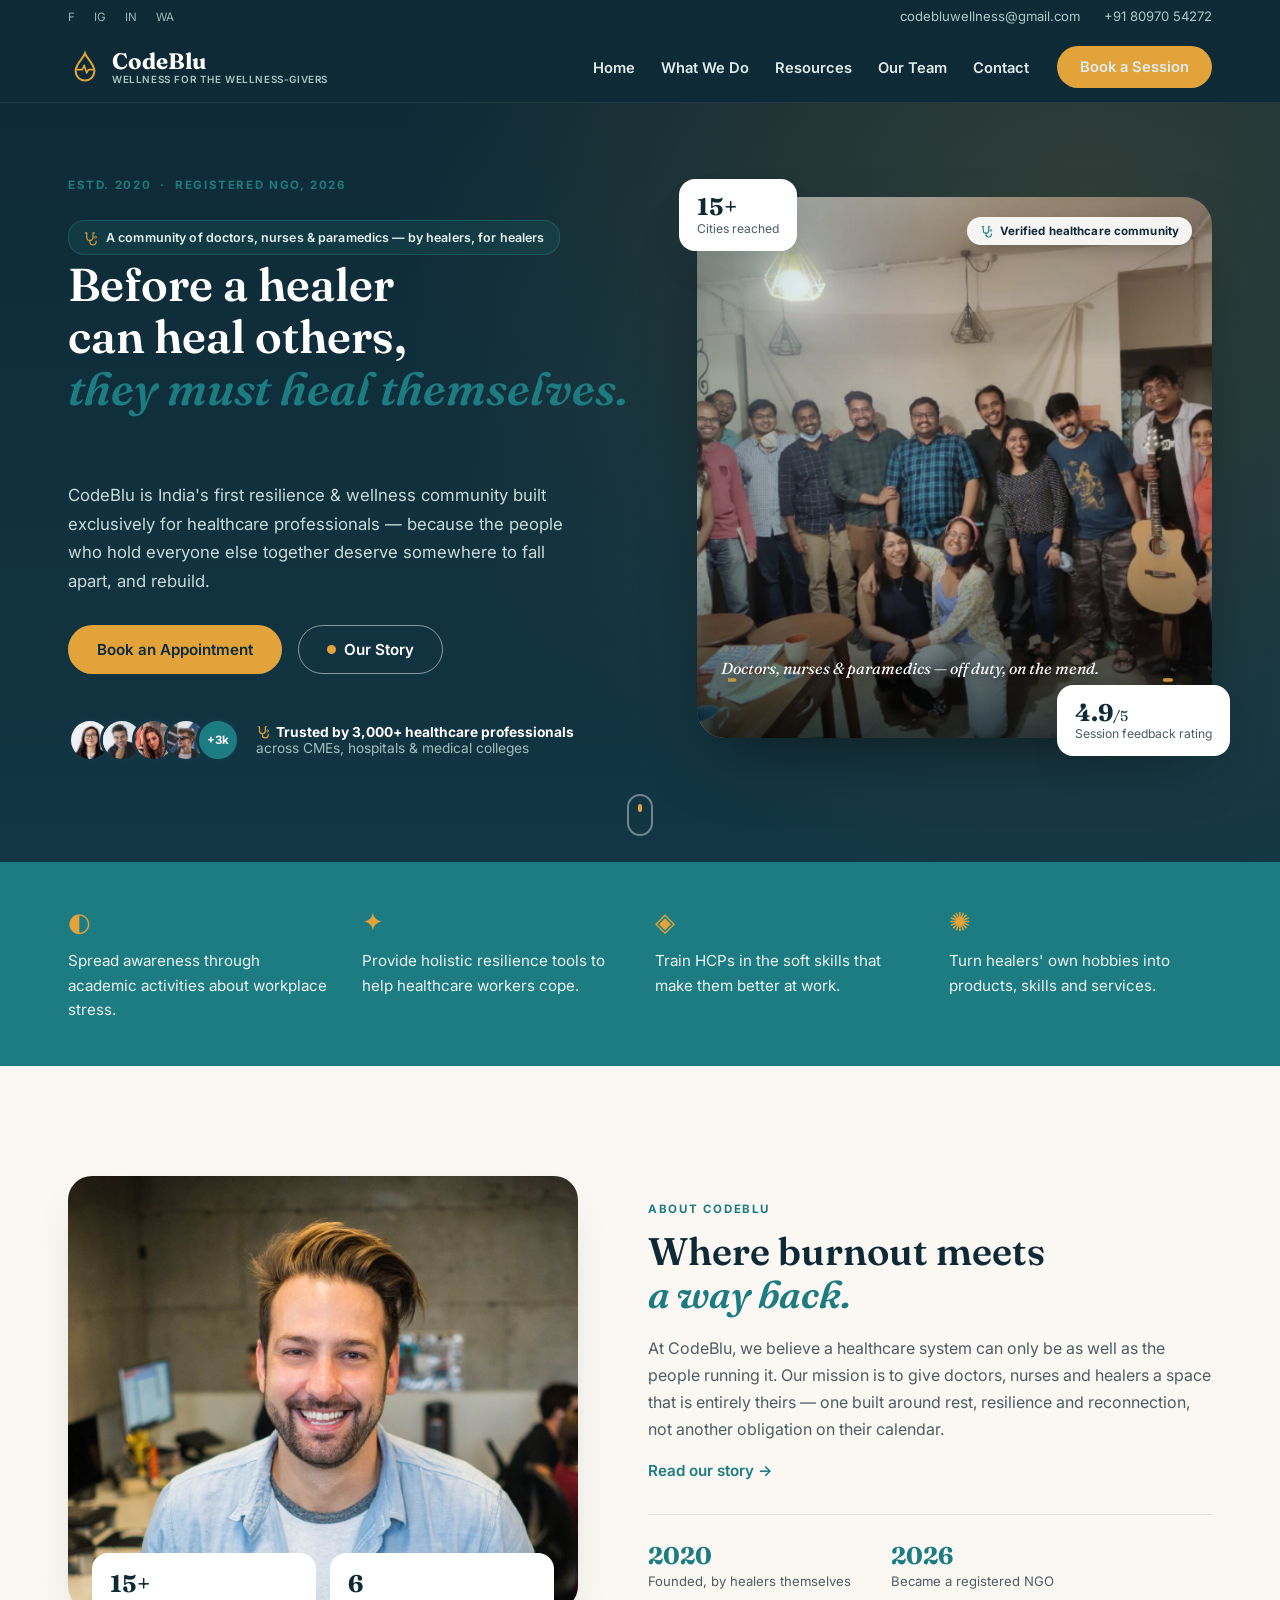
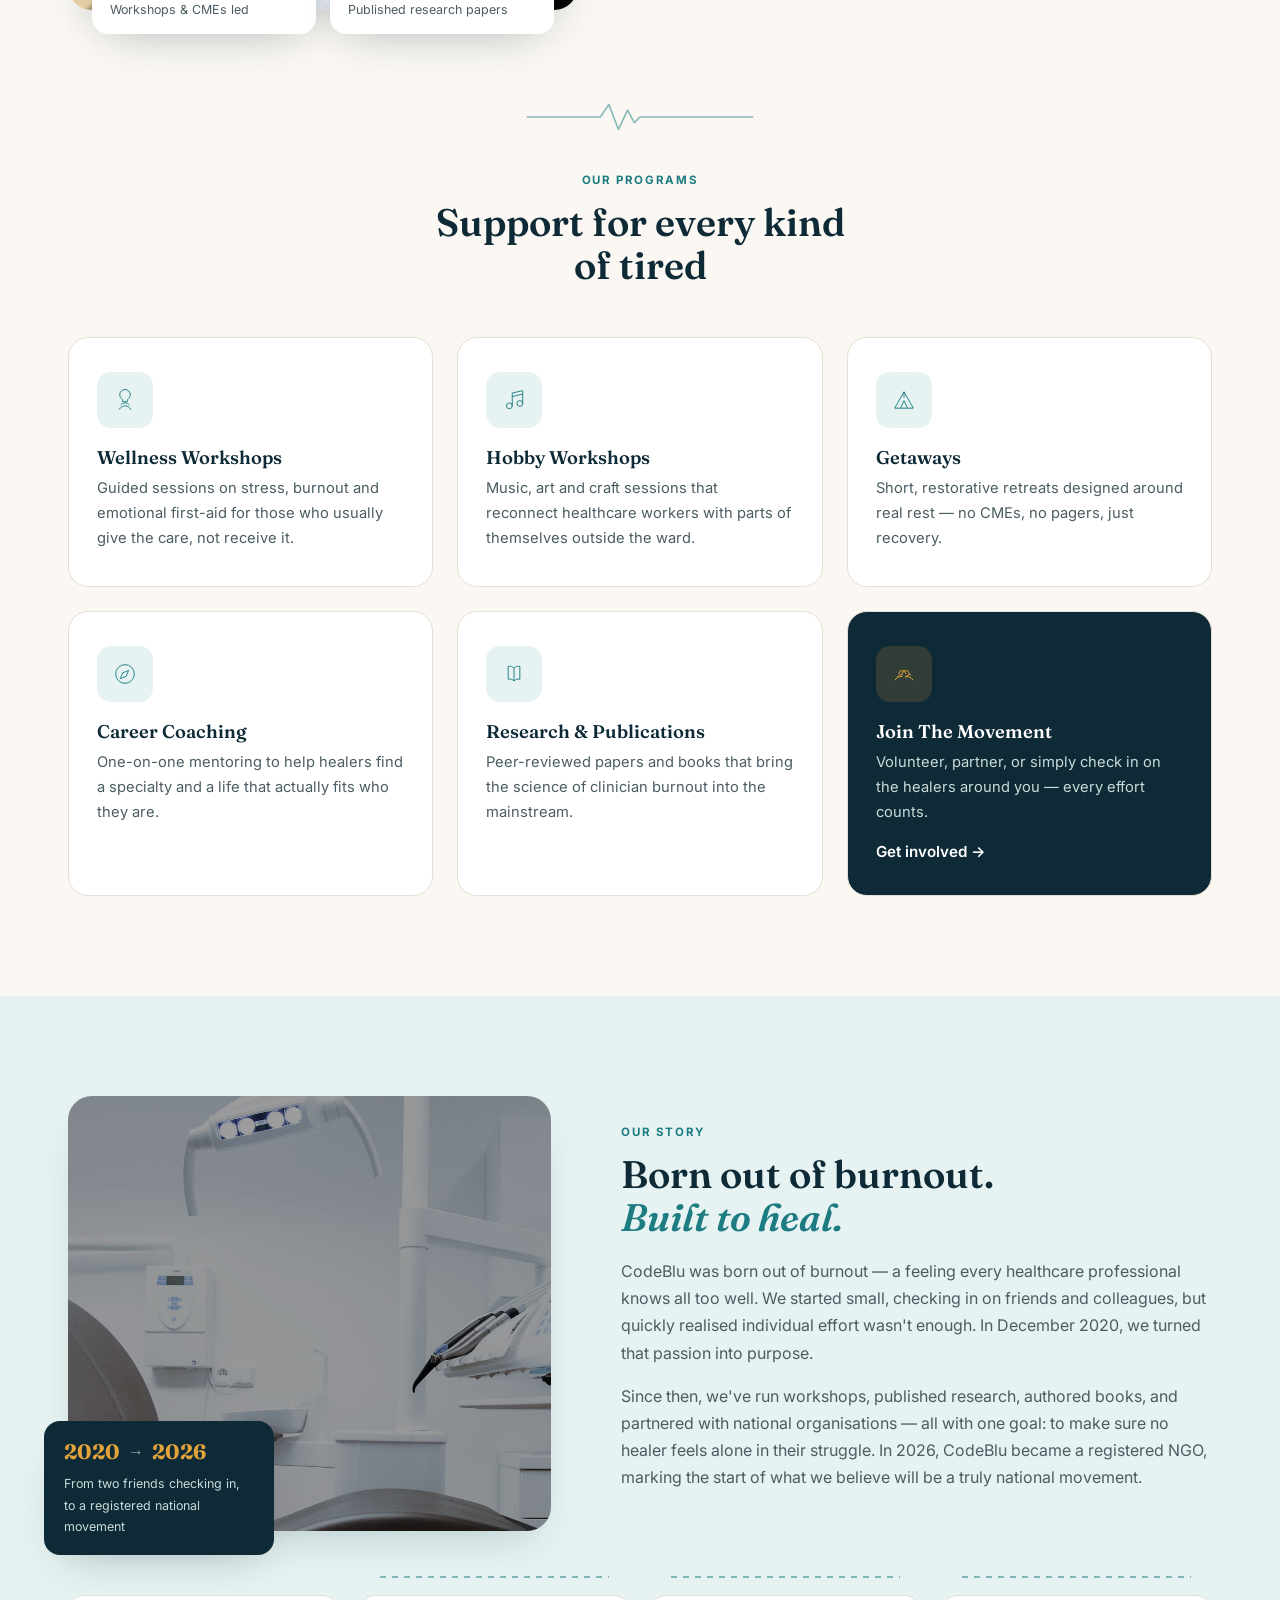
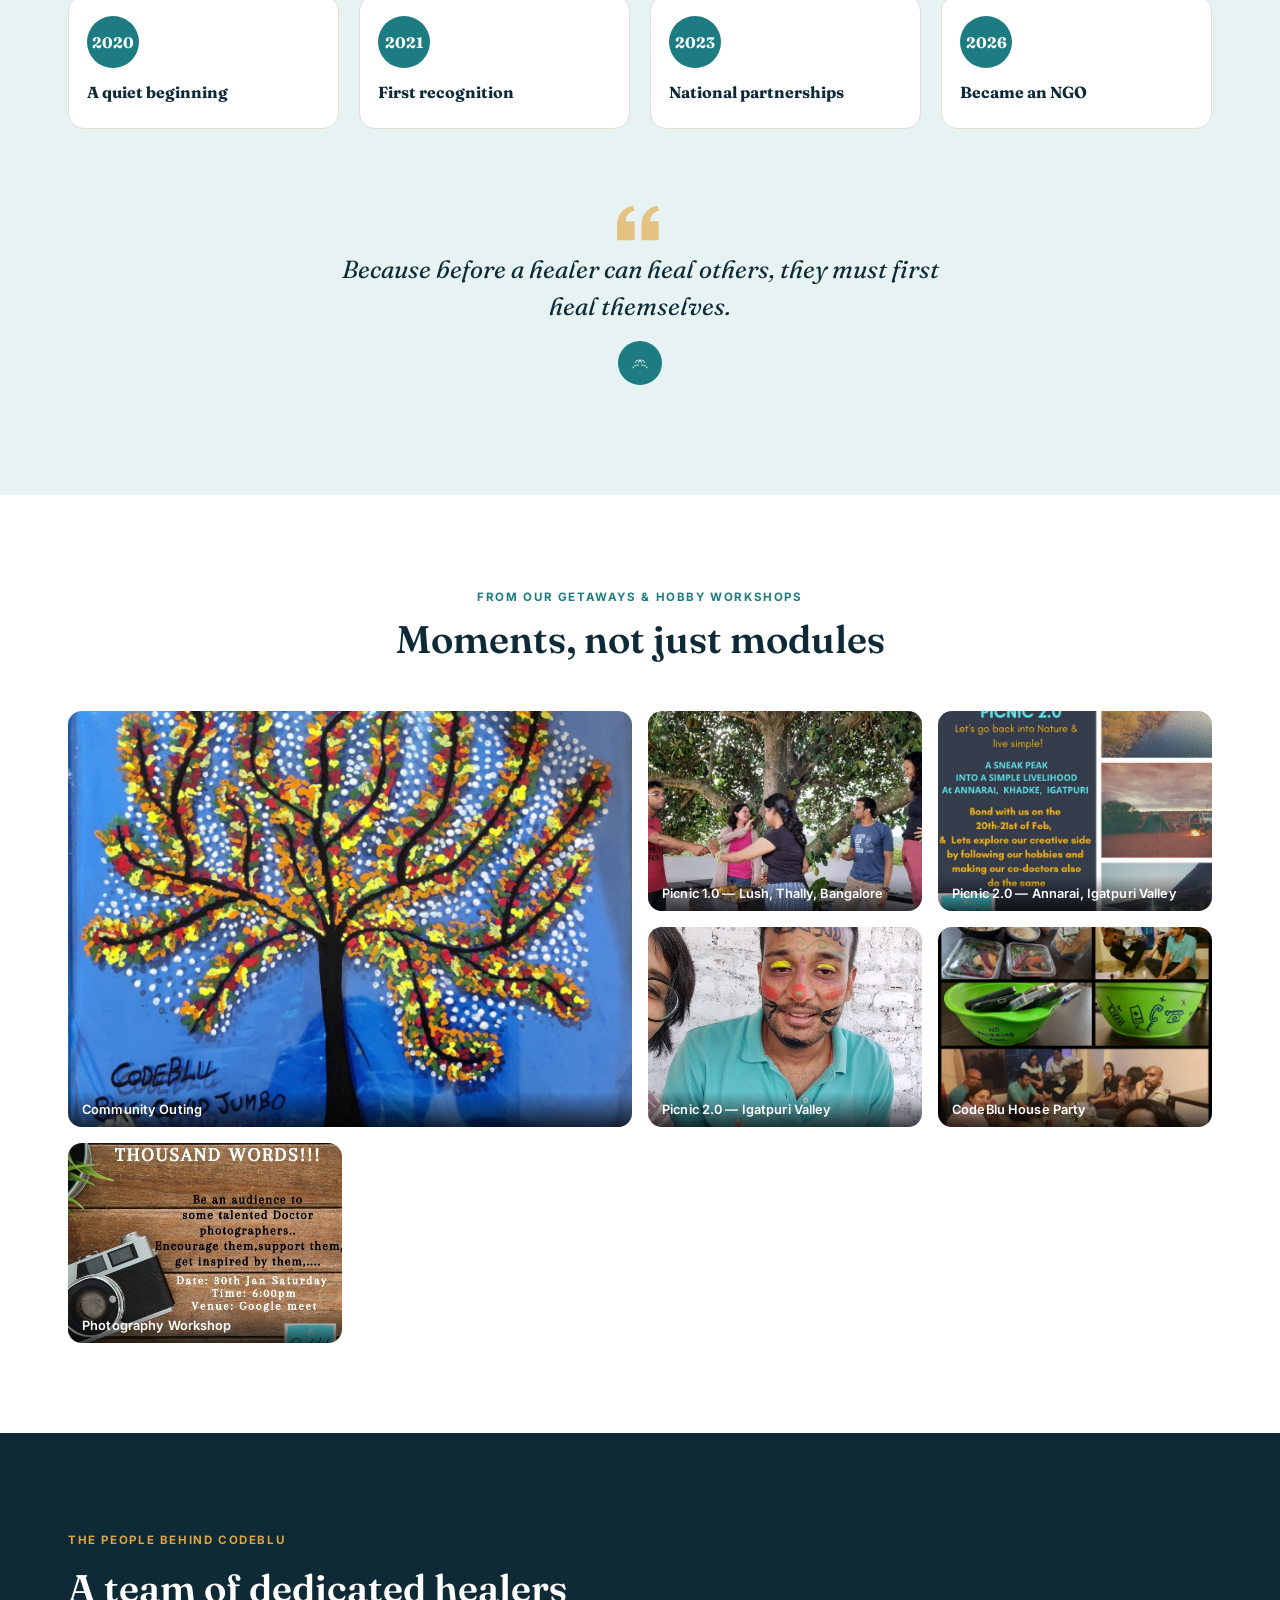
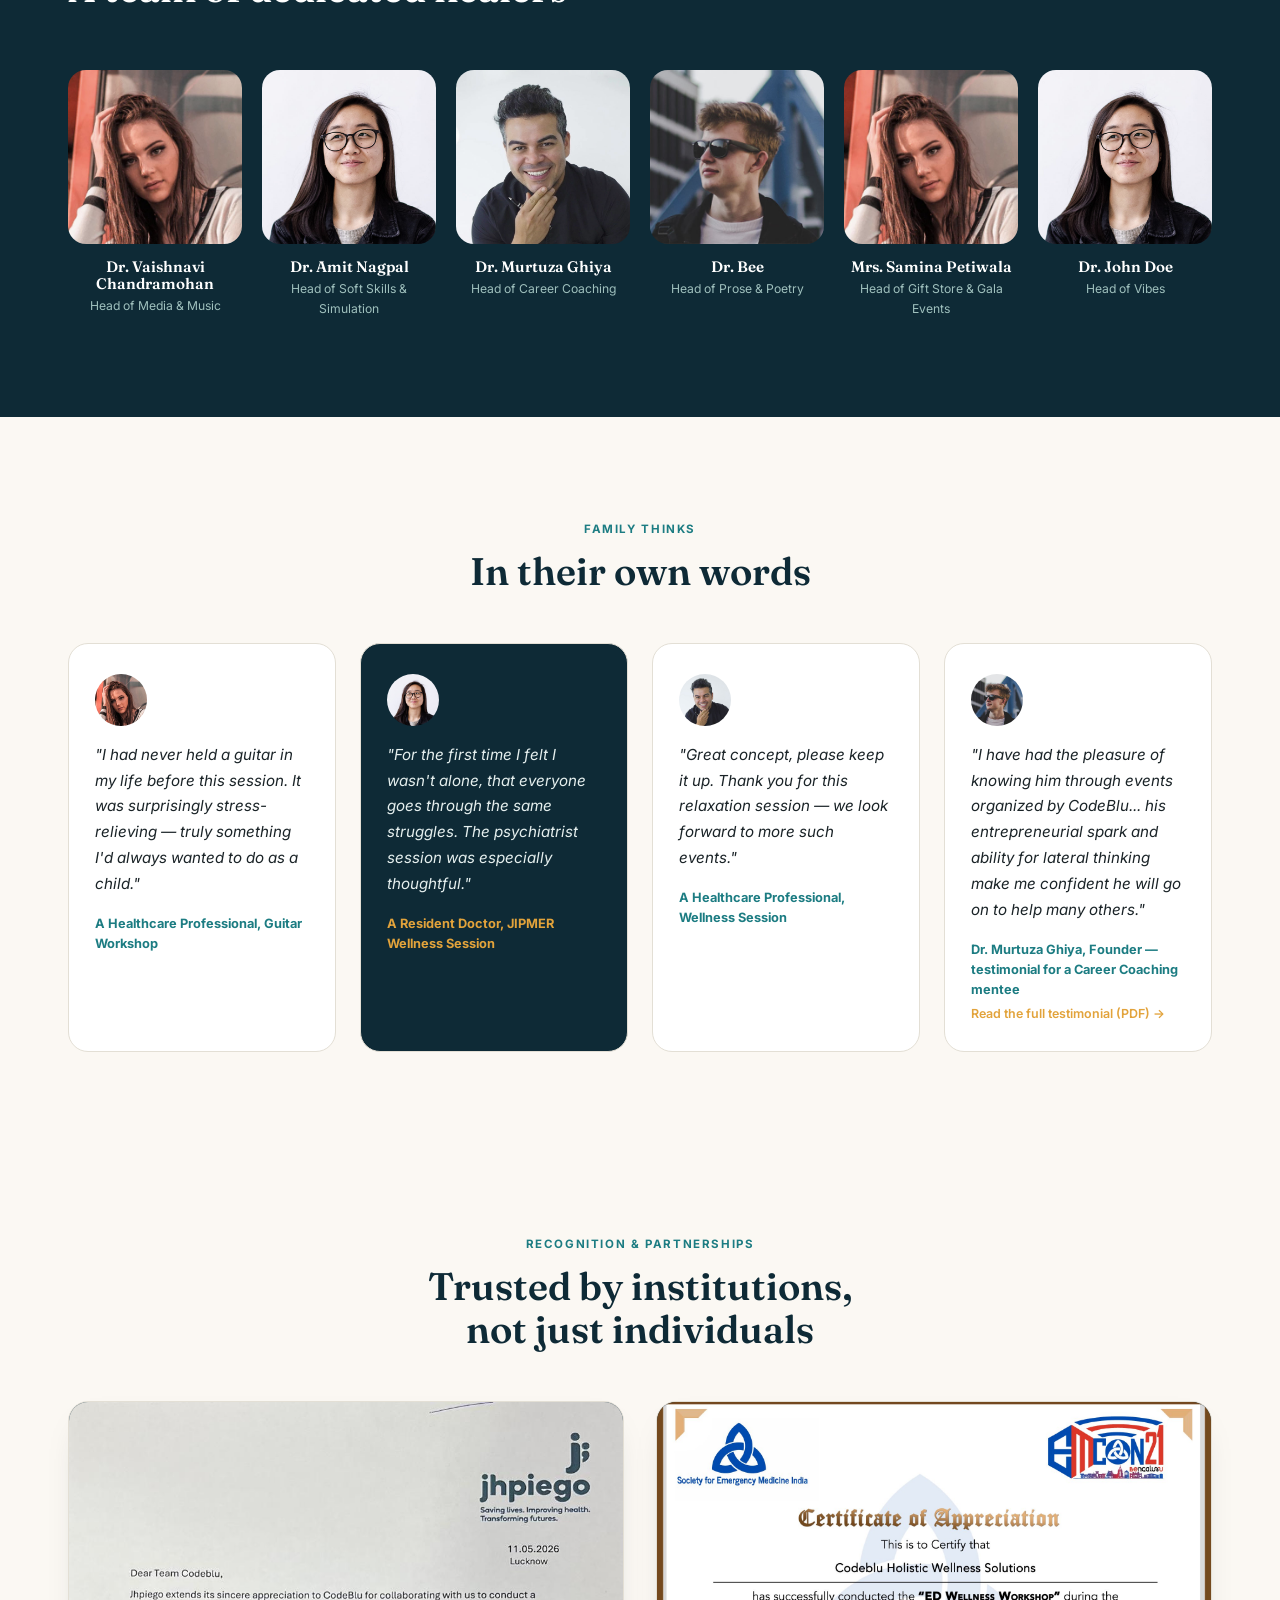
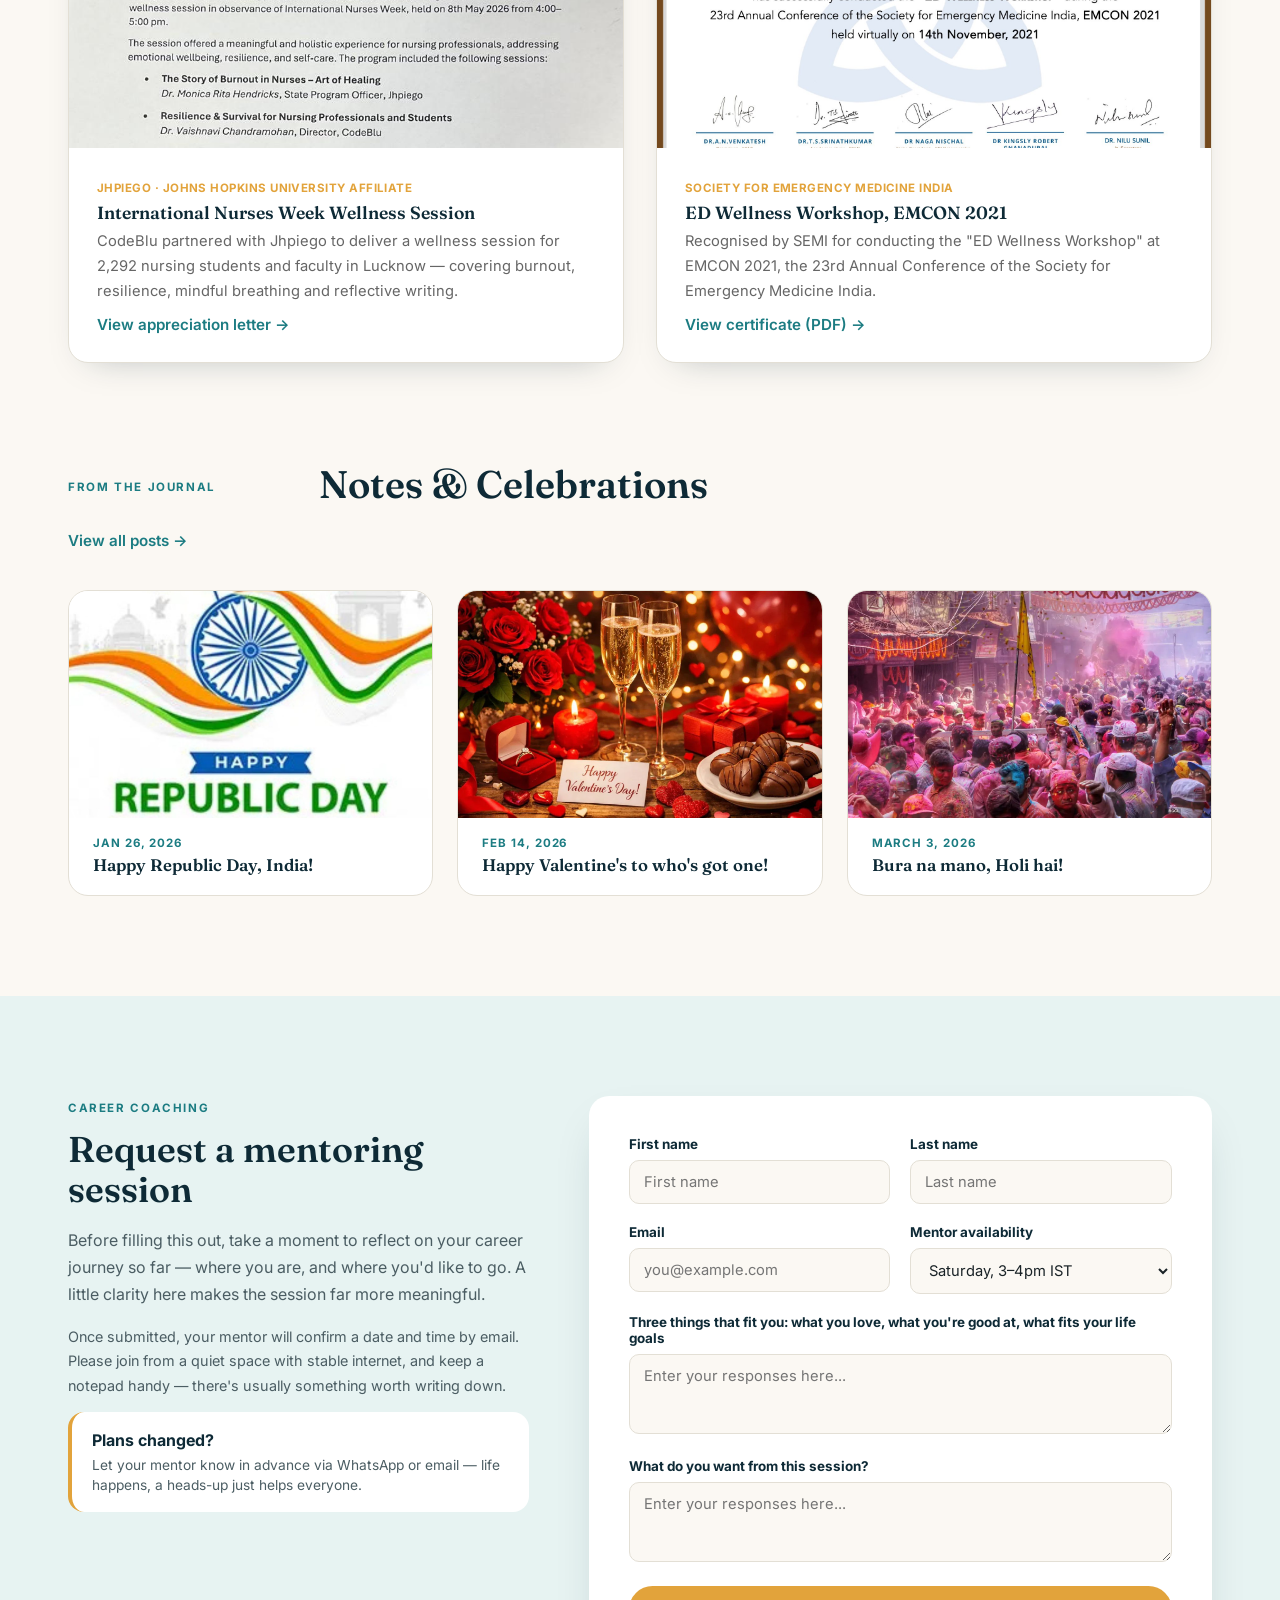
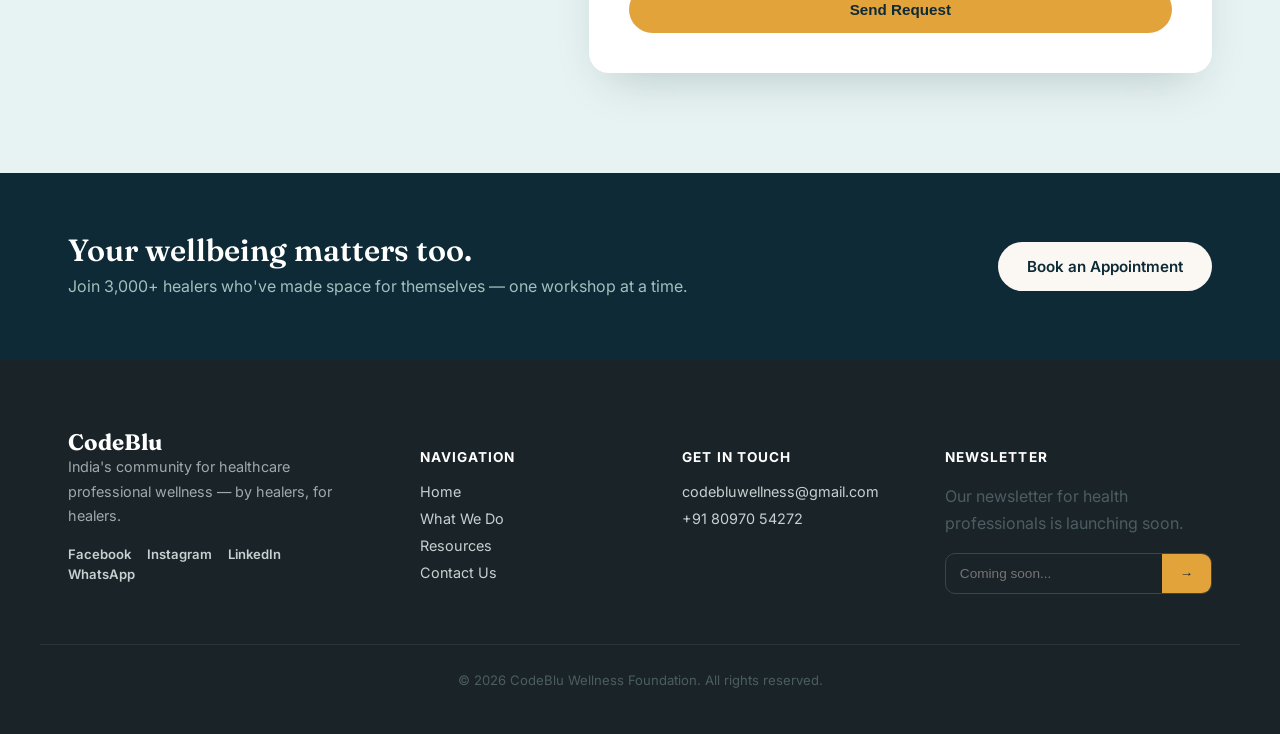
<file: index.html>
<!DOCTYPE html>
<html lang="en">
<head>
<meta charset="UTF-8">
<meta name="viewport" content="width=device-width, initial-scale=1, shrink-to-fit=no">
<title>CodeBlu — By Healers, For Healers</title>
<meta name="description" content="CodeBlu is India's NGO for healthcare professional wellness — resilience workshops, career coaching, research and community, by healers, for healers.">

<link rel="preconnect" href="https://fonts.googleapis.com">
<link rel="preconnect" href="https://fonts.gstatic.com" crossorigin>
<link href="https://fonts.googleapis.com/css2?family=Fraunces:ital,opsz,wght@0,9..144,300;0,9..144,450;0,9..144,600;0,9..144,700;1,9..144,450;1,9..144,600&family=Inter:wght@400;500;600;700;800&display=swap" rel="stylesheet">

<link rel="stylesheet" href="css/redesign.css">
</head>
<body>

<!-- pulse-line svg sprite (hidden, reused via <use>) -->
<svg width="0" height="0" style="position:absolute">
  <symbol id="pulse" viewBox="0 0 400 60">
    <path d="M0 30 H130 L145 8 L162 52 L178 18 L190 40 L200 30 H400" fill="none" stroke-width="3" stroke-linecap="round" stroke-linejoin="round"/>
  </symbol>
</svg>

<!-- ============ TOP UTILITY BAR ============ -->
<div class="topbar">
  <div class="wrap topbar-row">
    <div class="topbar-social">
      <a href="#" aria-label="Facebook"><span>f</span></a>
      <a href="#" aria-label="Instagram"><span>ig</span></a>
      <a href="#" aria-label="LinkedIn"><span>in</span></a>
      <a href="https://wa.me/c/918097054272" target="_blank" aria-label="WhatsApp"><span>wa</span></a>
    </div>
    <div class="topbar-contact">
      <a href="mailto:codebluwellness@gmail.com">codebluwellness@gmail.com</a>
      <a href="tel:+918097054272">+91 80970 54272</a>
    </div>
  </div>
</div>

<!-- ============ NAV ============ -->
<header class="site-header">
  <div class="wrap nav-row">
    <a href="index.html" class="logo">
      <span class="logo-mark" aria-hidden="true">
        <svg viewBox="0 0 40 40" width="34" height="34"><path d="M20 4c-2 6-11 12-11 21a11 11 0 0 0 22 0c0-9-9-15-11-21z" fill="none" stroke="currentColor" stroke-width="2.4"/><path d="M11 23h6l2-5 3 9 2-4h5" fill="none" stroke="currentColor" stroke-width="2" stroke-linecap="round" stroke-linejoin="round"/></svg>
      </span>
      <span class="logo-text">CodeBlu<em>Wellness for the Wellness-givers</em></span>
    </a>

    <input type="checkbox" id="nav-toggle" class="nav-toggle">
    <label for="nav-toggle" class="nav-burger" aria-label="Menu"><span></span></label>

    <nav class="main-nav">
      <ul>
        <li><a href="index.html" class="active">Home</a></li>
        <li class="has-drop">
          <a href="#what-we-do">What We Do</a>
          <button type="button" class="dd-toggle" aria-label="Toggle What We Do submenu" aria-expanded="false"><svg viewBox="0 0 24 24" width="14" height="14" fill="none"><path d="M6 9l6 6 6-6" stroke="currentColor" stroke-width="2" stroke-linecap="round" stroke-linejoin="round"/></svg></button>
          <ul class="dropdown">
            <li><a href="#wellness-workshops">Wellness Workshops</a></li>
            <li><a href="#hobby-workshops">Hobby Workshops</a></li>
            <li><a href="#getaways">Getaways</a></li>
            <li><a href="#career-coaching">Career Coaching</a></li>
          </ul>
        </li>
        <li class="has-drop">
          <a href="#resources">Resources</a>
          <button type="button" class="dd-toggle" aria-label="Toggle Resources submenu" aria-expanded="false"><svg viewBox="0 0 24 24" width="14" height="14" fill="none"><path d="M6 9l6 6 6-6" stroke="currentColor" stroke-width="2" stroke-linecap="round" stroke-linejoin="round"/></svg></button>
          <ul class="dropdown">
            <li><a href="books.html">Books &amp; Research</a></li>
            <li><a href="blog.html">Blog</a></li>
          </ul>
        </li>
        <li><a href="#team">Our Team</a></li>
        <li><a href="contact.html">Contact</a></li>
      </ul>
      <a href="#contactus" class="btn btn-primary nav-cta">Book a Session</a>
    </nav>
  </div>
</header>

<main>

<!-- ============ HERO ============ -->
<section class="hero">
  <div class="wrap hero-grid">
    <div class="hero-copy" data-reveal>
      <span class="eyebrow">ESTD. 2020 &nbsp;·&nbsp; REGISTERED NGO, 2026</span>
      <div class="cred-badge">
        <svg viewBox="0 0 24 24" width="15" height="15" fill="none"><path d="M6 3v7a5 5 0 0010 0V3M6 3H4M16 3h2M11 15v2a5 5 0 005 5 5 5 0 005-5v-1" stroke="currentColor" stroke-width="1.8" stroke-linecap="round"/><circle cx="20" cy="10" r="1.6" stroke="currentColor" stroke-width="1.4"/></svg>
        <span>A community of doctors, nurses &amp; paramedics — by healers, for healers</span>
      </div>
      <h1>Before a healer<br> can heal others,<br><em>they must heal themselves.</em></h1>
      <div class="hero-cycle" aria-hidden="true">
        <span>They must rest.</span>
        <span>They must recover.</span>
        <span>They must reconnect.</span>
        <span>They must rebuild.</span>
      </div>
      <p class="hero-lead">CodeBlu is India's first resilience &amp; wellness community built exclusively for healthcare professionals — because the people who hold everyone else together deserve somewhere to fall apart, and rebuild.</p>
      <div class="hero-actions">
        <a href="#contactus" class="btn btn-primary">Book an Appointment</a>
        <a href="#story" class="btn btn-ghost"><span class="play-dot"></span> Our Story</a>
      </div>
      <div class="hero-trust">
        <div class="avatar-stack">
          <img src="images/person_1.jpg" alt="">
          <img src="images/person_3.jpg" alt="">
          <img src="images/person_2.jpg" alt="">
          <img src="images/person_4.jpg" alt="">
          <span class="avatar-more">+3k</span>
        </div>
        <div class="trust-text">
          <strong><svg class="trust-icon" viewBox="0 0 24 24" width="14" height="14" fill="none"><path d="M6 3v7a5 5 0 0010 0V3M6 3H4M16 3h2M11 15v2a5 5 0 005 5 5 5 0 005-5v-1" stroke="var(--amber)" stroke-width="2" stroke-linecap="round"/><circle cx="20" cy="10" r="1.6" stroke="var(--amber)" stroke-width="1.5"/></svg> Trusted by 3,000+ healthcare professionals</strong>
          <span>across CMEs, hospitals &amp; medical colleges</span>
        </div>
      </div>
    </div>

    <div class="hero-visual" data-reveal>
      <div class="hero-frame">
        <img src="images/img_1.jpg" alt="Doctors and nurses unwinding together at a CodeBlu wellness retreat">
        <div class="hero-frame-tint" aria-hidden="true"></div>
        <span class="hero-id-tag"><svg viewBox="0 0 24 24" width="13" height="13" fill="none"><path d="M6 3v7a5 5 0 0010 0V3M6 3H4M16 3h2M11 15v2a5 5 0 005 5 5 5 0 005-5v-1" stroke="currentColor" stroke-width="2" stroke-linecap="round"/><circle cx="20" cy="10" r="1.6" stroke="currentColor" stroke-width="1.5"/></svg> Verified healthcare community</span>
        <p class="hero-caption">Doctors, nurses &amp; paramedics — off duty, on the mend.</p>
        <svg class="hero-pulse" viewBox="0 0 400 60"><use href="#pulse" stroke="var(--amber)"/></svg>
      </div>
      <div class="floating-card card-top">
        <strong>15+</strong>
        <span>Cities reached</span>
      </div>
      <div class="floating-card card-bottom">
        <strong>4.9<small>/5</small></strong>
        <span>Session feedback rating</span>
      </div>
    </div>
  </div>
  <a href="#what-we-do" class="scroll-cue" aria-label="Scroll to explore">
    <span></span>
  </a>
</section>

<!-- ============ MISSION STRIP (dark) ============ -->
<section class="mission-strip">
  <div class="wrap mission-grid">
    <div class="mission-item" data-reveal>
      <span class="m-icon" aria-hidden="true">◐</span>
      <p>Spread awareness through academic activities about workplace stress.</p>
    </div>
    <div class="mission-item" data-reveal>
      <span class="m-icon" aria-hidden="true">✦</span>
      <p>Provide holistic resilience tools to help healthcare workers cope.</p>
    </div>
    <div class="mission-item" data-reveal>
      <span class="m-icon" aria-hidden="true">◈</span>
      <p>Train HCPs in the soft skills that make them better at work.</p>
    </div>
    <div class="mission-item" data-reveal>
      <span class="m-icon" aria-hidden="true">✺</span>
      <p>Turn healers' own hobbies into products, skills and services.</p>
    </div>
  </div>
</section>

<!-- ============ ABOUT ============ -->
<section class="about" id="about">
  <div class="wrap about-grid">
    <div class="about-visual" data-reveal>
      <img src="images/img_2.jpg" alt="CodeBlu community session">
      <div class="about-stats">
        <div class="stat-pill"><strong>15+</strong><span>Workshops &amp; CMEs led</span></div>
        <div class="stat-pill"><strong>6</strong><span>Published research papers</span></div>
      </div>
    </div>
    <div class="about-copy" data-reveal>
      <span class="eyebrow">ABOUT CODEBLU</span>
      <h2>Where burnout meets<br><em>a way back.</em></h2>
      <p>At CodeBlu, we believe a healthcare system can only be as well as the people running it. Our mission is to give doctors, nurses and healers a space that is entirely theirs — one built around rest, resilience and reconnection, not another obligation on their calendar.</p>
      <a href="#story" class="link-arrow">Read our story →</a>
      <div class="since-row">
        <div><strong>2020</strong><span>Founded, by healers themselves</span></div>
        <div><strong>2026</strong><span>Became a registered NGO</span></div>
      </div>
    </div>
  </div>
</section>

<div class="pulse-divider"><svg viewBox="0 0 400 60"><use href="#pulse" stroke="var(--teal)"/></svg></div>

<!-- ============ WHAT WE DO ============ -->
<section class="services" id="what-we-do">
  <div class="wrap">
    <div class="section-head" data-reveal>
      <span class="eyebrow">OUR PROGRAMS</span>
      <h2>Support for every kind<br class="hide-mb"> of tired</h2>
    </div>
    <div class="service-grid">
      <article class="service-card" id="wellness-workshops" data-reveal>
        <span class="s-icon" aria-hidden="true"><svg viewBox="0 0 48 48" fill="none"><path d="M24 6c-5 0-9 4-9 9 0 3.6 2 6.7 5 8.2V27h8v-3.8c3-1.5 5-4.6 5-8.2 0-5-4-9-9-9z" stroke="currentColor" stroke-width="1.6" stroke-linejoin="round"/><path d="M17 32c1.8-2 4.2-3 7-3s5.2 1 7 3M14 40c2.7-4 6-6 10-6s7.3 2 10 6" stroke="currentColor" stroke-width="1.6" stroke-linecap="round"/></svg></span>
        <h3>Wellness Workshops</h3>
        <p>Guided sessions on stress, burnout and emotional first-aid for those who usually give the care, not receive it.</p>
      </article>
      <article class="service-card" id="hobby-workshops" data-reveal>
        <span class="s-icon" aria-hidden="true"><svg viewBox="0 0 48 48" fill="none"><circle cx="16" cy="34" r="5" stroke="currentColor" stroke-width="1.6"/><circle cx="34" cy="30" r="5" stroke="currentColor" stroke-width="1.6"/><path d="M21 34V12l18-4v22" stroke="currentColor" stroke-width="1.6" stroke-linecap="round" stroke-linejoin="round"/><path d="M21 18l18-4" stroke="currentColor" stroke-width="1.6"/></svg></span>
        <h3>Hobby Workshops</h3>
        <p>Music, art and craft sessions that reconnect healthcare workers with parts of themselves outside the ward.</p>
      </article>
      <article class="service-card" id="getaways" data-reveal>
        <span class="s-icon" aria-hidden="true"><svg viewBox="0 0 48 48" fill="none"><path d="M24 10L8 38h32L24 10z" stroke="currentColor" stroke-width="1.6" stroke-linejoin="round"/><path d="M18 38l6-13 6 13M24 10v10" stroke="currentColor" stroke-width="1.6" stroke-linejoin="round"/></svg></span>
        <h3>Getaways</h3>
        <p>Short, restorative retreats designed around real rest — no CMEs, no pagers, just recovery.</p>
      </article>
      <article class="service-card" id="career-coaching" data-reveal>
        <span class="s-icon" aria-hidden="true"><svg viewBox="0 0 48 48" fill="none"><circle cx="24" cy="24" r="16" stroke="currentColor" stroke-width="1.6"/><path d="M30 18l-4 10-10 4 4-10z" stroke="currentColor" stroke-width="1.6" stroke-linejoin="round"/></svg></span>
        <h3>Career Coaching</h3>
        <p>One-on-one mentoring to help healers find a specialty and a life that actually fits who they are.</p>
      </article>
      <article class="service-card" data-reveal>
        <span class="s-icon" aria-hidden="true"><svg viewBox="0 0 48 48" fill="none"><path d="M24 14c-2.5-3-6-4-10-3v22c4-1 7.5 0 10 3 2.5-3 6-4 10-3V11c-4-1-7.5 0-10 3z" stroke="currentColor" stroke-width="1.6" stroke-linejoin="round"/><path d="M24 14v22" stroke="currentColor" stroke-width="1.6"/></svg></span>
        <h3>Research &amp; Publications</h3>
        <p>Peer-reviewed papers and books that bring the science of clinician burnout into the mainstream.</p>
      </article>
      <article class="service-card featured" data-reveal>
        <span class="s-icon" aria-hidden="true"><svg viewBox="0 0 48 48" fill="none"><path d="M15 24a6 6 0 1112 0M21 24a6 6 0 1112 0" stroke="currentColor" stroke-width="1.6"/><path d="M13 30c0-3 3-5 8-5M27 30c0-3 3-5 8-5" stroke="currentColor" stroke-width="1.6" stroke-linecap="round"/><path d="M9 34c2-4 6-6 12-6M27 28c6 0 10 2 12 6" stroke="currentColor" stroke-width="1.6" stroke-linecap="round"/></svg></span>
        <h3>Join The Movement</h3>
        <p>Volunteer, partner, or simply check in on the healers around you — every effort counts.</p>
        <a href="contact.html" class="link-arrow light">Get involved →</a>
      </article>
    </div>
  </div>
</section>

<!-- ============ OUR STORY ============ -->
<section class="story" id="story">
  <div class="wrap">
    <div class="story-grid">
      <div class="story-visual" data-reveal>
        <img src="images/hero_bg_2.jpg" alt="CodeBlu founders and community">
        <div class="story-badge">
          <strong>2020<span>→</span>2026</strong>
          <span>From two friends checking in,<br>to a registered national movement</span>
        </div>
      </div>
      <div class="story-copy" data-reveal>
        <span class="eyebrow">OUR STORY</span>
        <h2>Born out of burnout.<br><em>Built to heal.</em></h2>
        <p>CodeBlu was born out of burnout — a feeling every healthcare professional knows all too well. We started small, checking in on friends and colleagues, but quickly realised individual effort wasn't enough. In December 2020, we turned that passion into purpose.</p>
        <p>Since then, we've run workshops, published research, authored books, and partnered with national organisations — all with one goal: to make sure no healer feels alone in their struggle. In 2026, CodeBlu became a registered NGO, marking the start of what we believe will be a truly national movement.</p>
      </div>
    </div>

    <ol class="story-timeline">
      <li class="timeline-item" tabindex="0" data-reveal>
        <span class="tl-dot">2020</span>
        <div class="tl-body">
          <h4>A quiet beginning</h4>
          <p>A small circle of healers started checking in on burnt-out colleagues — no funding, no name, just care.</p>
        </div>
      </li>
      <li class="timeline-item" tabindex="0" data-reveal>
        <span class="tl-dot">2021</span>
        <div class="tl-body">
          <h4>First recognition</h4>
          <p>Recognised by the Society for Emergency Medicine India for the ED Wellness Workshop at EMCON 2021.</p>
        </div>
      </li>
      <li class="timeline-item" tabindex="0" data-reveal>
        <span class="tl-dot">2023</span>
        <div class="tl-body">
          <h4>National partnerships</h4>
          <p>Partnered with Jhpiego to reach thousands of nursing students and faculty across India.</p>
        </div>
      </li>
      <li class="timeline-item" tabindex="0" data-reveal>
        <span class="tl-dot">2026</span>
        <div class="tl-body">
          <h4>Became an NGO</h4>
          <p>CodeBlu registered as a nonprofit — turning a movement of volunteers into a lasting institution.</p>
        </div>
      </li>
    </ol>

    <div class="pull-quote" data-reveal>
      <svg class="pq-mark" viewBox="0 0 64 48" fill="none" aria-hidden="true"><path d="M0 48V27.4C0 12.3 8.6 2.6 22 0l2.6 6.6c-8 2.3-12.6 8-12.6 15h12.6V48H0zm34 0V27.4C34 12.3 42.6 2.6 56 0l2.6 6.6c-8 2.3-12.6 8-12.6 15H58V48H34z" fill="currentColor"/></svg>
      <p>Because before a healer can heal others, they must first heal themselves.</p>
      <span class="pq-icon" aria-hidden="true"><svg viewBox="0 0 48 48" fill="none"><path d="M15 24a6 6 0 1112 0M21 24a6 6 0 1112 0" stroke="currentColor" stroke-width="1.6"/><path d="M9 34c2-4 6-6 12-6M27 28c6 0 10 2 12 6" stroke="currentColor" stroke-width="1.6" stroke-linecap="round"/></svg></span>
    </div>
  </div>
</section>

<!-- ============ GALLERY ============ -->
<section class="gallery">
  <div class="wrap">
    <div class="section-head" data-reveal>
      <span class="eyebrow">FROM OUR GETAWAYS &amp; HOBBY WORKSHOPS</span>
      <h2>Moments, not just modules</h2>
    </div>
    <div class="gallery-grid">
      <a class="gallery-item span-2" href="images/gallery/community-outing-1.jpg" target="_blank" rel="noopener" data-reveal>
        <img src="images/gallery/community-outing-1.jpg" alt="CodeBlu community outing">
        <span class="gallery-caption">Community Outing</span>
      </a>
      <a class="gallery-item" href="images/gallery/picnic-lush-bangalore.jpg" target="_blank" rel="noopener" data-reveal>
        <img src="images/gallery/picnic-lush-bangalore.jpg" alt="CodeBlu Picnic 1.0 at Lush, Thally, Bangalore">
        <span class="gallery-caption">Picnic 1.0 — Lush, Thally, Bangalore</span>
      </a>
      <a class="gallery-item" href="images/gallery/picnic-igatpuri-1.jpg" target="_blank" rel="noopener" data-reveal>
        <img src="images/gallery/picnic-igatpuri-1.jpg" alt="CodeBlu Picnic 2.0 at Annarai, Igatpuri Valley">
        <span class="gallery-caption">Picnic 2.0 — Annarai, Igatpuri Valley</span>
      </a>
      <a class="gallery-item" href="images/gallery/picnic-igatpuri-2.jpg" target="_blank" rel="noopener" data-reveal>
        <img src="images/gallery/picnic-igatpuri-2.jpg" alt="CodeBlu Picnic 2.0 group at Igatpuri Valley">
        <span class="gallery-caption">Picnic 2.0 — Igatpuri Valley</span>
      </a>
      <a class="gallery-item" href="images/gallery/house-party.jpg" target="_blank" rel="noopener" data-reveal>
        <img src="images/gallery/house-party.jpg" alt="CodeBlu House Party — wine and healthy snacks">
        <span class="gallery-caption">CodeBlu House Party</span>
      </a>
      <a class="gallery-item" href="images/gallery/photography-workshop.jpg" target="_blank" rel="noopener" data-reveal>
        <img src="images/gallery/photography-workshop.jpg" alt="CodeBlu Photography hobby workshop">
        <span class="gallery-caption">Photography Workshop</span>
      </a>
    </div>
  </div>
</section>

<!-- ============ TEAM ============ -->
<section class="team" id="team">
  <div class="wrap">
    <div class="section-head light" data-reveal>
      <span class="eyebrow">THE PEOPLE BEHIND CODEBLU</span>
      <h2>A team of dedicated healers</h2>
    </div>
    <div class="team-grid">
      <div class="team-card" data-reveal>
        <img src="images/person_2.jpg" alt="Dr. Vaishnavi Chandramohan">
        <h3>Dr. Vaishnavi Chandramohan</h3>
        <span>Head of Media &amp; Music</span>
      </div>
      <div class="team-card" data-reveal>
        <img src="images/person_1.jpg" alt="Dr. Amit Nagpal">
        <h3>Dr. Amit Nagpal</h3>
        <span>Head of Soft Skills &amp; Simulation</span>
      </div>
      <div class="team-card" data-reveal>
        <img src="images/person_3.jpg" alt="Dr. Murtuza Ghiya">
        <h3>Dr. Murtuza Ghiya</h3>
        <span>Head of Career Coaching</span>
      </div>
      <div class="team-card" data-reveal>
        <img src="images/person_4.jpg" alt="Dr. Bee">
        <h3>Dr. Bee</h3>
        <span>Head of Prose &amp; Poetry</span>
      </div>
      <div class="team-card" data-reveal>
        <img src="images/person_2.jpg" alt="Mrs. Samina Petiwala">
        <h3>Mrs. Samina Petiwala</h3>
        <span>Head of Gift Store &amp; Gala Events</span>
      </div>
      <div class="team-card" data-reveal>
        <img src="images/person_1.jpg" alt="Dr. John Doe">
        <h3>Dr. John Doe</h3>
        <span>Head of Vibes</span>
      </div>
    </div>
  </div>
</section>

<!-- ============ TESTIMONIALS ============ -->
<section class="testimonials">
  <div class="wrap">
    <div class="section-head" data-reveal>
      <span class="eyebrow">FAMILY THINKS</span>
      <h2>In their own words</h2>
    </div>
    <div class="testi-grid">
      <blockquote class="testi-card" data-reveal>
        <img src="images/person_2.jpg" alt="">
        <p>"I had never held a guitar in my life before this session. It was surprisingly stress-relieving — truly something I'd always wanted to do as a child."</p>
        <cite>A Healthcare Professional, Guitar Workshop</cite>
      </blockquote>
      <blockquote class="testi-card highlight" data-reveal>
        <img src="images/person_1.jpg" alt="">
        <p>"For the first time I felt I wasn't alone, that everyone goes through the same struggles. The psychiatrist session was especially thoughtful."</p>
        <cite>A Resident Doctor, JIPMER Wellness Session</cite>
      </blockquote>
      <blockquote class="testi-card" data-reveal>
        <img src="images/person_3.jpg" alt="">
        <p>"Great concept, please keep it up. Thank you for this relaxation session — we look forward to more such events."</p>
        <cite>A Healthcare Professional, Wellness Session</cite>
      </blockquote>
      <blockquote class="testi-card" data-reveal>
        <img src="images/person_4.jpg" alt="">
        <p>"I have had the pleasure of knowing him through events organized by CodeBlu... his entrepreneurial spark and ability for lateral thinking make me confident he will go on to help many others."</p>
        <cite>Dr. Murtuza Ghiya, Founder — testimonial for a Career Coaching mentee</cite>
        <a class="testi-source" href="assets/downloads/career-coaching-testimonial-ashutosh-sharma.pdf" target="_blank" rel="noopener">Read the full testimonial (PDF) →</a>
      </blockquote>
    </div>
  </div>
</section>

<!-- ============ RECOGNITION & PARTNERSHIPS ============ -->
<section class="recognition">
  <div class="wrap">
    <div class="section-head" data-reveal>
      <span class="eyebrow">RECOGNITION &amp; PARTNERSHIPS</span>
      <h2>Trusted by institutions,<br class="hide-mb"> not just individuals</h2>
    </div>
    <div class="recognition-grid">
      <a class="recognition-card" href="images/recognition/jhpiego-letter.jpg" target="_blank" rel="noopener" data-reveal>
        <div class="r-media">
          <img src="images/recognition/jhpiego-letter.jpg" alt="Appreciation letter from Jhpiego">
          <span class="r-zoom" aria-hidden="true"><svg viewBox="0 0 24 24" fill="none"><circle cx="10.5" cy="10.5" r="6.5" stroke="currentColor" stroke-width="1.6"/><path d="M15.2 15.2L20 20M10.5 7.5v6M7.5 10.5h6" stroke="currentColor" stroke-width="1.6" stroke-linecap="round"/></svg></span>
        </div>
        <div class="r-body">
          <span class="r-tag">Jhpiego · Johns Hopkins University Affiliate</span>
          <h3>International Nurses Week Wellness Session</h3>
          <p>CodeBlu partnered with Jhpiego to deliver a wellness session for 2,292 nursing students and faculty in Lucknow — covering burnout, resilience, mindful breathing and reflective writing.</p>
          <span class="link-arrow">View appreciation letter →</span>
        </div>
      </a>
      <a class="recognition-card" href="assets/downloads/emcon-2021-certificate-of-appreciation.pdf" target="_blank" rel="noopener" data-reveal>
        <div class="r-media">
          <img src="images/recognition/emcon-certificate.jpg" alt="Certificate of Appreciation from Society for Emergency Medicine India">
          <span class="r-zoom" aria-hidden="true"><svg viewBox="0 0 24 24" fill="none"><circle cx="10.5" cy="10.5" r="6.5" stroke="currentColor" stroke-width="1.6"/><path d="M15.2 15.2L20 20M10.5 7.5v6M7.5 10.5h6" stroke="currentColor" stroke-width="1.6" stroke-linecap="round"/></svg></span>
        </div>
        <div class="r-body">
          <span class="r-tag">Society for Emergency Medicine India</span>
          <h3>ED Wellness Workshop, EMCON 2021</h3>
          <p>Recognised by SEMI for conducting the "ED Wellness Workshop" at EMCON 2021, the 23rd Annual Conference of the Society for Emergency Medicine India.</p>
          <span class="link-arrow">View certificate (PDF) →</span>
        </div>
      </a>
    </div>
  </div>
</section>

<!-- ============ BLOG STRIP ============ -->
<section class="blog-strip" id="resources">
  <div class="wrap">
    <div class="section-head" data-reveal>
      <span class="eyebrow">FROM THE JOURNAL</span>
      <h2>Notes &amp; Celebrations</h2>
      <a href="blog.html" class="link-arrow">View all posts →</a>
    </div>
    <div class="blog-grid">
      <a class="blog-card" href="blog.html" data-reveal>
        <img src="images/republic_blog.jpg" alt="">
        <span class="blog-date">Jan 26, 2026</span>
        <h3>Happy Republic Day, India!</h3>
      </a>
      <a class="blog-card" href="blog.html" data-reveal>
        <img src="images/valentines_blog.jpg" alt="">
        <span class="blog-date">Feb 14, 2026</span>
        <h3>Happy Valentine's to who's got one!</h3>
      </a>
      <a class="blog-card" href="blog.html" data-reveal>
        <img src="images/holi_blog.jpg" alt="">
        <span class="blog-date">March 3, 2026</span>
        <h3>Bura na mano, Holi hai!</h3>
      </a>
    </div>
  </div>
</section>

<!-- ============ APPOINTMENT ============ -->
<section class="appointment" id="contactus">
  <div class="wrap appt-grid">
    <div class="appt-copy" data-reveal>
      <span class="eyebrow">CAREER COACHING</span>
      <h2>Request a mentoring session</h2>
      <p>Before filling this out, take a moment to reflect on your career journey so far — where you are, and where you'd like to go. A little clarity here makes the session far more meaningful.</p>
      <p class="muted">Once submitted, your mentor will confirm a date and time by email. Please join from a quiet space with stable internet, and keep a notepad handy — there's usually something worth writing down.</p>
      <div class="appt-note">
        <strong>Plans changed?</strong>
        <span>Let your mentor know in advance via WhatsApp or email — life happens, a heads-up just helps everyone.</span>
      </div>
    </div>

    <form class="appt-form" data-reveal action="#" onsubmit="return false;">
      <div class="form-row two">
        <div class="field">
          <label for="fname">First name</label>
          <input type="text" id="fname" placeholder="First name">
        </div>
        <div class="field">
          <label for="lname">Last name</label>
          <input type="text" id="lname" placeholder="Last name">
        </div>
      </div>
      <div class="form-row two">
        <div class="field">
          <label for="email">Email</label>
          <input type="email" id="email" placeholder="you@example.com">
        </div>
        <div class="field">
          <label for="slot">Mentor availability</label>
          <select id="slot">
            <option>Saturday, 3–4pm IST</option>
            <option>Sunday, 3–4pm IST</option>
          </select>
        </div>
      </div>
      <div class="form-row">
        <div class="field">
          <label for="fit">Three things that fit you: what you love, what you're good at, what fits your life goals</label>
          <textarea id="fit" rows="3" placeholder="Enter your responses here..."></textarea>
        </div>
      </div>
      <div class="form-row">
        <div class="field">
          <label for="goal">What do you want from this session?</label>
          <textarea id="goal" rows="3" placeholder="Enter your responses here..."></textarea>
        </div>
      </div>
      <button type="submit" class="btn btn-primary full">Send Request</button>
    </form>
  </div>
</section>

<!-- ============ CTA BAND ============ -->
<section class="cta-band">
  <div class="wrap cta-row">
    <div>
      <h2>Your wellbeing matters too.</h2>
      <p>Join 3,000+ healers who've made space for themselves — one workshop at a time.</p>
    </div>
    <a href="#contactus" class="btn btn-light">Book an Appointment</a>
  </div>
</section>

</main>

<!-- ============ FOOTER ============ -->
<footer class="site-footer">
  <div class="wrap footer-grid">
    <div class="footer-brand">
      <span class="logo-text light">CodeBlu</span>
      <p>India's community for healthcare professional wellness — by healers, for healers.</p>
      <div class="footer-social">
        <a href="#">Facebook</a><a href="#">Instagram</a><a href="#">LinkedIn</a>
        <a href="https://wa.me/c/918097054272" target="_blank">WhatsApp</a>
      </div>
    </div>
    <div class="footer-col">
      <h4>Navigation</h4>
      <ul>
        <li><a href="index.html">Home</a></li>
        <li><a href="#what-we-do">What We Do</a></li>
        <li><a href="blog.html">Resources</a></li>
        <li><a href="contact.html">Contact Us</a></li>
      </ul>
    </div>
    <div class="footer-col">
      <h4>Get In Touch</h4>
      <ul>
        <li><a href="mailto:codebluwellness@gmail.com">codebluwellness@gmail.com</a></li>
        <li><a href="tel:+918097054272">+91 80970 54272</a></li>
      </ul>
    </div>
    <div class="footer-col newsletter">
      <h4>Newsletter</h4>
      <p>Our newsletter for health professionals is launching soon.</p>
      <form onsubmit="return false;" class="news-form">
        <input type="email" placeholder="Coming soon...">
        <button type="submit">→</button>
      </form>
    </div>
  </div>
  <div class="wrap footer-bottom">
    <p>© <span id="year"></span> CodeBlu Wellness Foundation. All rights reserved.</p>
  </div>
</footer>

<script src="js/redesign.js"></script>
</body>
</html>
</file>
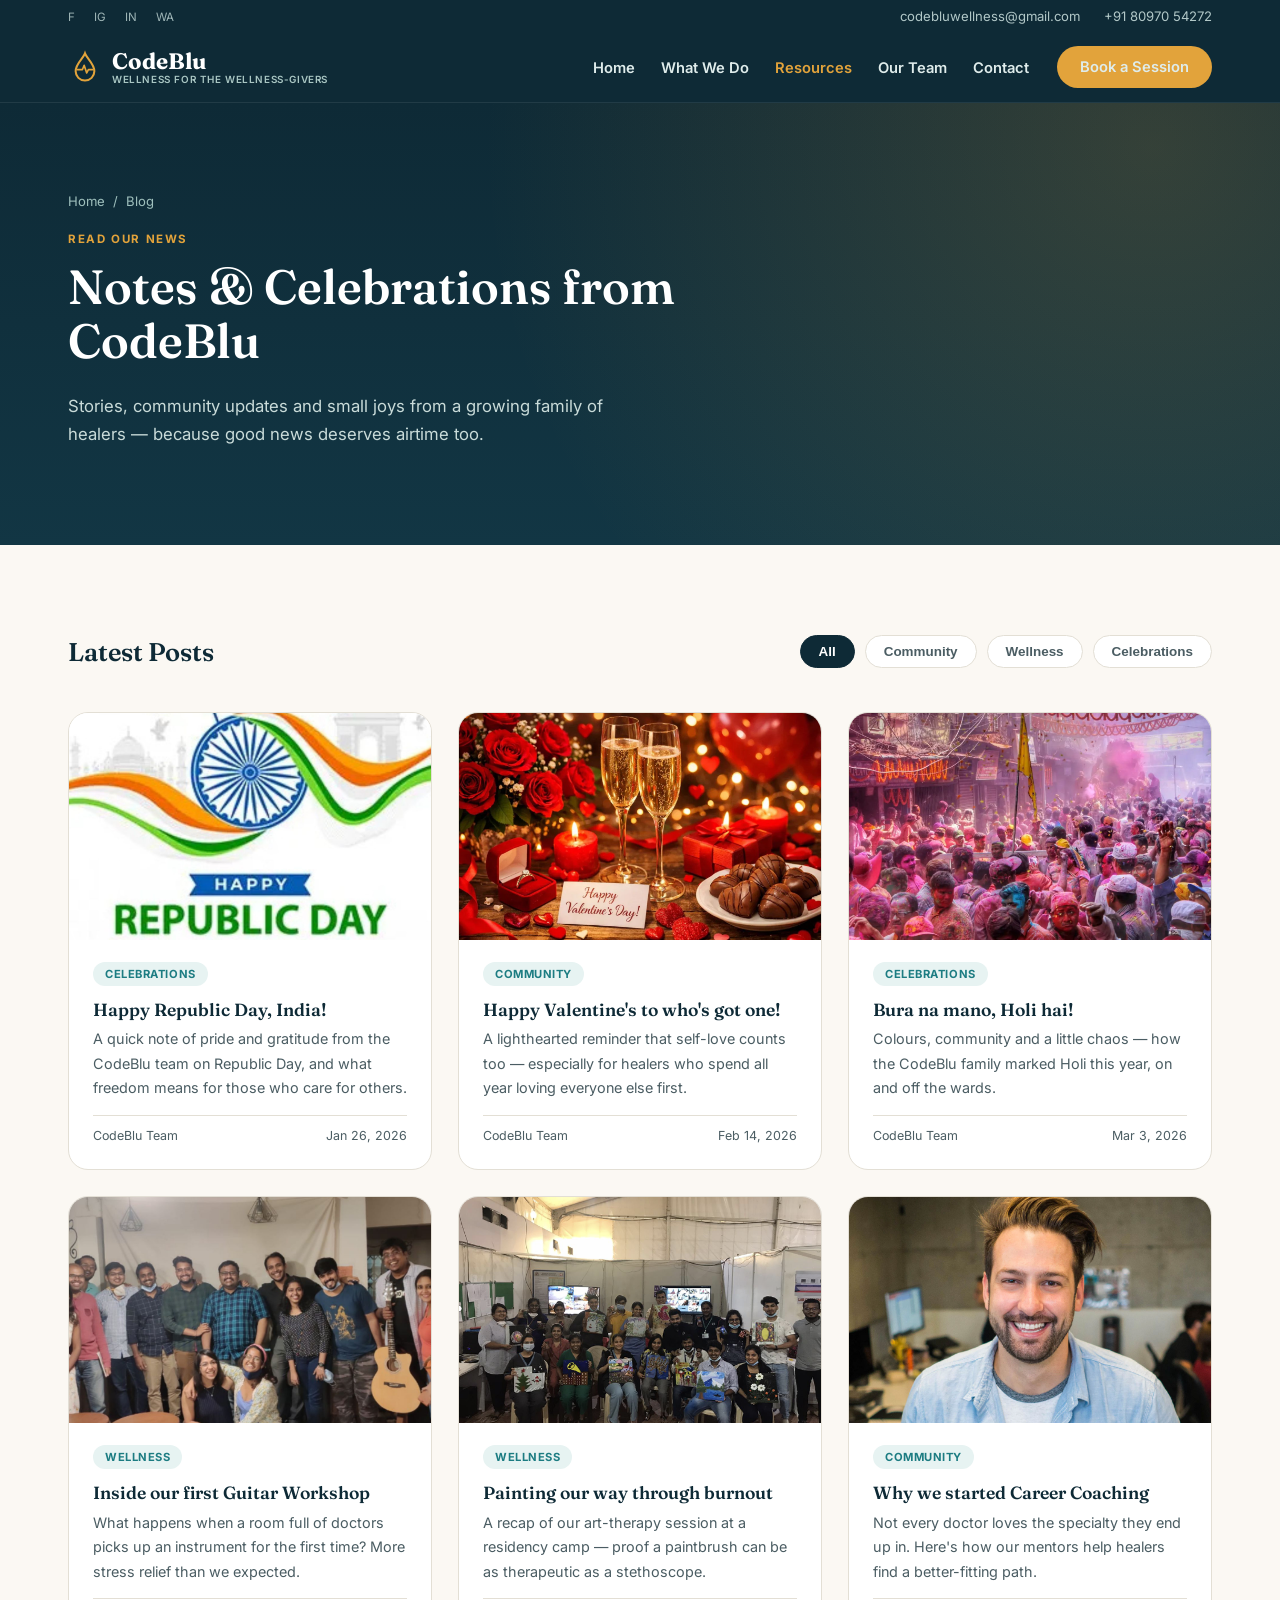
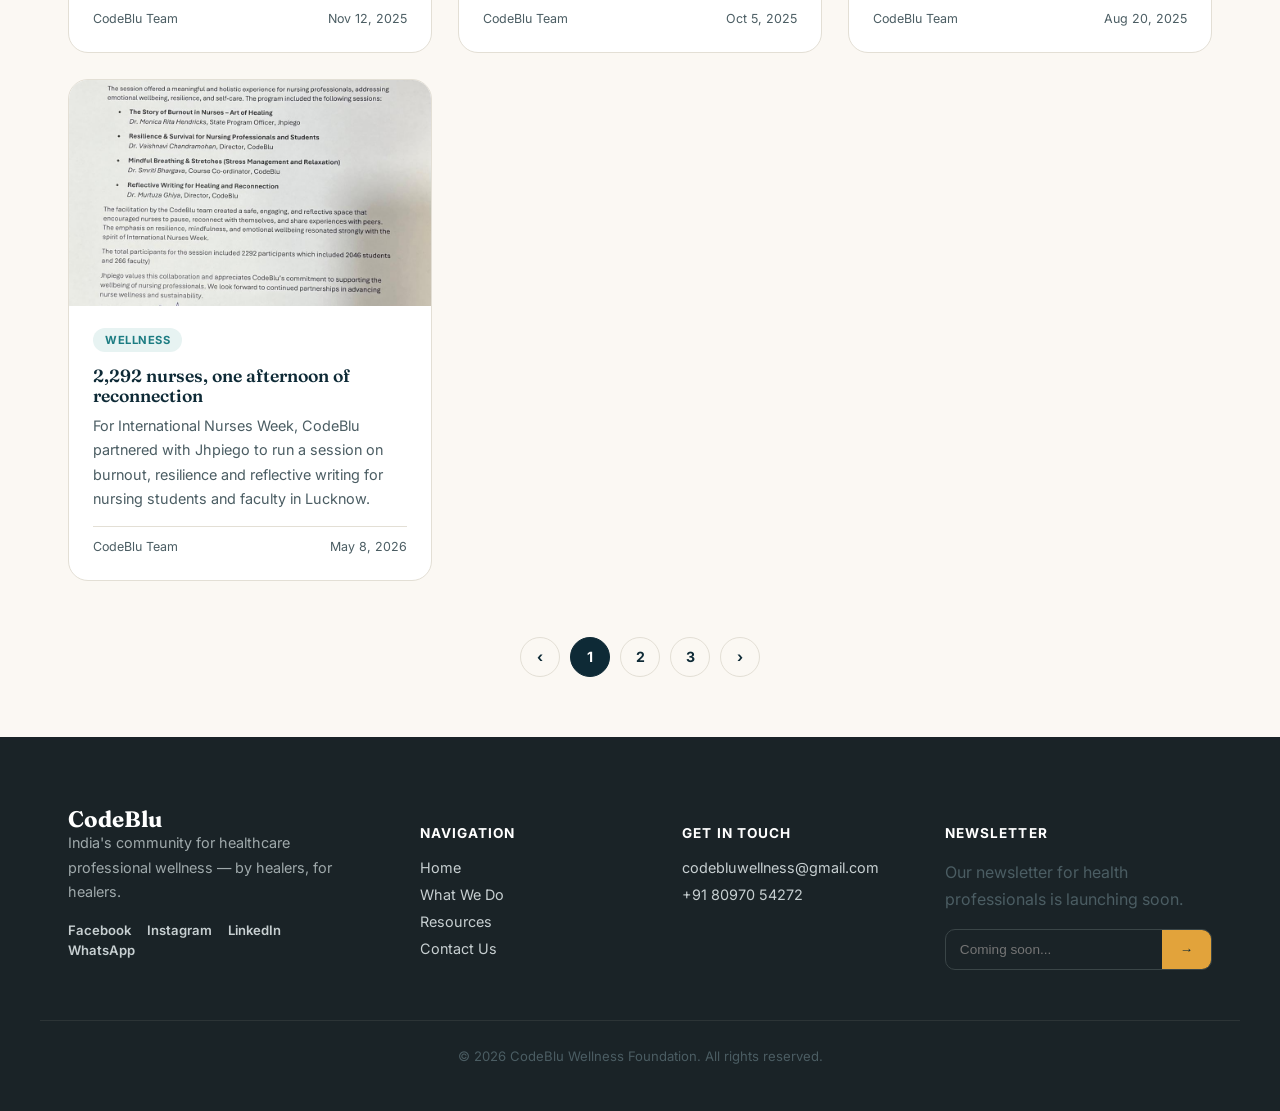
<file: blog.html>
<!DOCTYPE html>
<html lang="en">
<head>
<meta charset="UTF-8">
<meta name="viewport" content="width=device-width, initial-scale=1, shrink-to-fit=no">
<title>Blog — CodeBlu</title>
<meta name="description" content="Notes, updates and celebrations from the CodeBlu healthcare wellness community.">

<link rel="preconnect" href="https://fonts.googleapis.com">
<link rel="preconnect" href="https://fonts.gstatic.com" crossorigin>
<link href="https://fonts.googleapis.com/css2?family=Fraunces:ital,opsz,wght@0,9..144,300;0,9..144,450;0,9..144,600;0,9..144,700;1,9..144,450;1,9..144,600&family=Inter:wght@400;500;600;700;800&display=swap" rel="stylesheet">
<link rel="stylesheet" href="css/redesign.css">
</head>
<body>

<svg width="0" height="0" style="position:absolute">
  <symbol id="pulse" viewBox="0 0 400 60">
    <path d="M0 30 H130 L145 8 L162 52 L178 18 L190 40 L200 30 H400" fill="none" stroke-width="3" stroke-linecap="round" stroke-linejoin="round"/>
  </symbol>
</svg>

<div class="topbar">
  <div class="wrap topbar-row">
    <div class="topbar-social">
      <a href="#" aria-label="Facebook"><span>f</span></a>
      <a href="#" aria-label="Instagram"><span>ig</span></a>
      <a href="#" aria-label="LinkedIn"><span>in</span></a>
      <a href="https://wa.me/c/918097054272" target="_blank" aria-label="WhatsApp"><span>wa</span></a>
    </div>
    <div class="topbar-contact">
      <a href="mailto:codebluwellness@gmail.com">codebluwellness@gmail.com</a>
      <a href="tel:+918097054272">+91 80970 54272</a>
    </div>
  </div>
</div>

<header class="site-header">
  <div class="wrap nav-row">
    <a href="index.html" class="logo">
      <span class="logo-mark" aria-hidden="true">
        <svg viewBox="0 0 40 40" width="34" height="34"><path d="M20 4c-2 6-11 12-11 21a11 11 0 0 0 22 0c0-9-9-15-11-21z" fill="none" stroke="currentColor" stroke-width="2.4"/><path d="M11 23h6l2-5 3 9 2-4h5" fill="none" stroke="currentColor" stroke-width="2" stroke-linecap="round" stroke-linejoin="round"/></svg>
      </span>
      <span class="logo-text">CodeBlu<em>Wellness for the Wellness-givers</em></span>
    </a>

    <input type="checkbox" id="nav-toggle" class="nav-toggle">
    <label for="nav-toggle" class="nav-burger" aria-label="Menu"><span></span></label>

    <nav class="main-nav">
      <ul>
        <li><a href="index.html">Home</a></li>
        <li class="has-drop">
          <a href="index.html#what-we-do">What We Do</a>
          <button type="button" class="dd-toggle" aria-label="Toggle What We Do submenu" aria-expanded="false"><svg viewBox="0 0 24 24" width="14" height="14" fill="none"><path d="M6 9l6 6 6-6" stroke="currentColor" stroke-width="2" stroke-linecap="round" stroke-linejoin="round"/></svg></button>
          <ul class="dropdown">
            <li><a href="index.html#wellness-workshops">Wellness Workshops</a></li>
            <li><a href="index.html#hobby-workshops">Hobby Workshops</a></li>
            <li><a href="index.html#getaways">Getaways</a></li>
            <li><a href="index.html#career-coaching">Career Coaching</a></li>
          </ul>
        </li>
        <li class="has-drop active">
          <a href="index.html#resources">Resources</a>
          <button type="button" class="dd-toggle" aria-label="Toggle Resources submenu" aria-expanded="false"><svg viewBox="0 0 24 24" width="14" height="14" fill="none"><path d="M6 9l6 6 6-6" stroke="currentColor" stroke-width="2" stroke-linecap="round" stroke-linejoin="round"/></svg></button>
          <ul class="dropdown">
            <li><a href="books.html">Books</a></li>
            <li><a href="blog.html">Blog</a></li>
          </ul>
        </li>
        <li><a href="index.html#team">Our Team</a></li>
        <li><a href="contact.html">Contact</a></li>
      </ul>
      <a href="index.html#contactus" class="btn btn-primary nav-cta">Book a Session</a>
    </nav>
  </div>
</header>

<main>

<section class="page-hero">
  <div class="wrap">
    <div class="breadcrumb"><a href="index.html">Home</a> / <span>Blog</span></div>
    <span class="eyebrow">READ OUR NEWS</span>
    <h1>Notes &amp; Celebrations from CodeBlu</h1>
    <p>Stories, community updates and small joys from a growing family of healers — because good news deserves airtime too.</p>
  </div>
</section>

<section class="blog-listing">
  <div class="wrap">
    <div class="blog-toolbar">
      <h2>Latest Posts</h2>
      <div class="blog-filters">
        <button class="active" type="button">All</button>
        <button type="button">Community</button>
        <button type="button">Wellness</button>
        <button type="button">Celebrations</button>
      </div>
    </div>

    <div class="blog-page-grid">
      <a href="#" class="blog-post-card" data-reveal>
        <img src="images/republic_blog.jpg" alt="Republic Day celebration">
        <div class="blog-post-body">
          <span class="blog-tag">Celebrations</span>
          <h3>Happy Republic Day, India!</h3>
          <p>A quick note of pride and gratitude from the CodeBlu team on Republic Day, and what freedom means for those who care for others.</p>
          <div class="blog-meta"><span>CodeBlu Team</span><span>Jan 26, 2026</span></div>
        </div>
      </a>

      <a href="#" class="blog-post-card" data-reveal>
        <img src="images/valentines_blog.jpg" alt="Valentine's Day post">
        <div class="blog-post-body">
          <span class="blog-tag">Community</span>
          <h3>Happy Valentine's to who's got one!</h3>
          <p>A lighthearted reminder that self-love counts too — especially for healers who spend all year loving everyone else first.</p>
          <div class="blog-meta"><span>CodeBlu Team</span><span>Feb 14, 2026</span></div>
        </div>
      </a>

      <a href="#" class="blog-post-card" data-reveal>
        <img src="images/holi_blog.jpg" alt="Holi celebration">
        <div class="blog-post-body">
          <span class="blog-tag">Celebrations</span>
          <h3>Bura na mano, Holi hai!</h3>
          <p>Colours, community and a little chaos — how the CodeBlu family marked Holi this year, on and off the wards.</p>
          <div class="blog-meta"><span>CodeBlu Team</span><span>Mar 3, 2026</span></div>
        </div>
      </a>

      <a href="#" class="blog-post-card" data-reveal>
        <img src="images/img_1.jpg" alt="Guitar workshop">
        <div class="blog-post-body">
          <span class="blog-tag">Wellness</span>
          <h3>Inside our first Guitar Workshop</h3>
          <p>What happens when a room full of doctors picks up an instrument for the first time? More stress relief than we expected.</p>
          <div class="blog-meta"><span>CodeBlu Team</span><span>Nov 12, 2025</span></div>
        </div>
      </a>

      <a href="#" class="blog-post-card" data-reveal>
        <img src="images/people.png" alt="Art therapy session">
        <div class="blog-post-body">
          <span class="blog-tag">Wellness</span>
          <h3>Painting our way through burnout</h3>
          <p>A recap of our art-therapy session at a residency camp — proof a paintbrush can be as therapeutic as a stethoscope.</p>
          <div class="blog-meta"><span>CodeBlu Team</span><span>Oct 5, 2025</span></div>
        </div>
      </a>

      <a href="#" class="blog-post-card" data-reveal>
        <img src="images/img_2.jpg" alt="Career coaching session">
        <div class="blog-post-body">
          <span class="blog-tag">Community</span>
          <h3>Why we started Career Coaching</h3>
          <p>Not every doctor loves the specialty they end up in. Here's how our mentors help healers find a better-fitting path.</p>
          <div class="blog-meta"><span>CodeBlu Team</span><span>Aug 20, 2025</span></div>
        </div>
      </a>

      <a href="#" class="blog-post-card" data-reveal>
        <img src="images/recognition/jhpiego-letter.jpg" alt="Jhpiego International Nurses Week wellness session">
        <div class="blog-post-body">
          <span class="blog-tag">Wellness</span>
          <h3>2,292 nurses, one afternoon of reconnection</h3>
          <p>For International Nurses Week, CodeBlu partnered with Jhpiego to run a session on burnout, resilience and reflective writing for nursing students and faculty in Lucknow.</p>
          <div class="blog-meta"><span>CodeBlu Team</span><span>May 8, 2026</span></div>
        </div>
      </a>
    </div>

    <div class="pager">
      <a href="#">&lsaquo;</a>
      <span class="active">1</span>
      <a href="#">2</a>
      <a href="#">3</a>
      <a href="#">&rsaquo;</a>
    </div>
  </div>
</section>

</main>

<footer class="site-footer">
  <div class="wrap footer-grid">
    <div class="footer-brand">
      <span class="logo-text light">CodeBlu</span>
      <p>India's community for healthcare professional wellness — by healers, for healers.</p>
      <div class="footer-social">
        <a href="#">Facebook</a><a href="#">Instagram</a><a href="#">LinkedIn</a>
        <a href="https://wa.me/c/918097054272" target="_blank">WhatsApp</a>
      </div>
    </div>
    <div class="footer-col">
      <h4>Navigation</h4>
      <ul>
        <li><a href="index.html">Home</a></li>
        <li><a href="index.html#what-we-do">What We Do</a></li>
        <li><a href="blog.html">Resources</a></li>
        <li><a href="contact.html">Contact Us</a></li>
      </ul>
    </div>
    <div class="footer-col">
      <h4>Get In Touch</h4>
      <ul>
        <li><a href="mailto:codebluwellness@gmail.com">codebluwellness@gmail.com</a></li>
        <li><a href="tel:+918097054272">+91 80970 54272</a></li>
      </ul>
    </div>
    <div class="footer-col newsletter">
      <h4>Newsletter</h4>
      <p>Our newsletter for health professionals is launching soon.</p>
      <form onsubmit="return false;" class="news-form">
        <input type="email" placeholder="Coming soon...">
        <button type="submit">&rarr;</button>
      </form>
    </div>
  </div>
  <div class="wrap footer-bottom">
    <p>&copy; <span id="year"></span> CodeBlu Wellness Foundation. All rights reserved.</p>
  </div>
</footer>

<script src="js/redesign.js"></script>
</body>
</html>
</file>
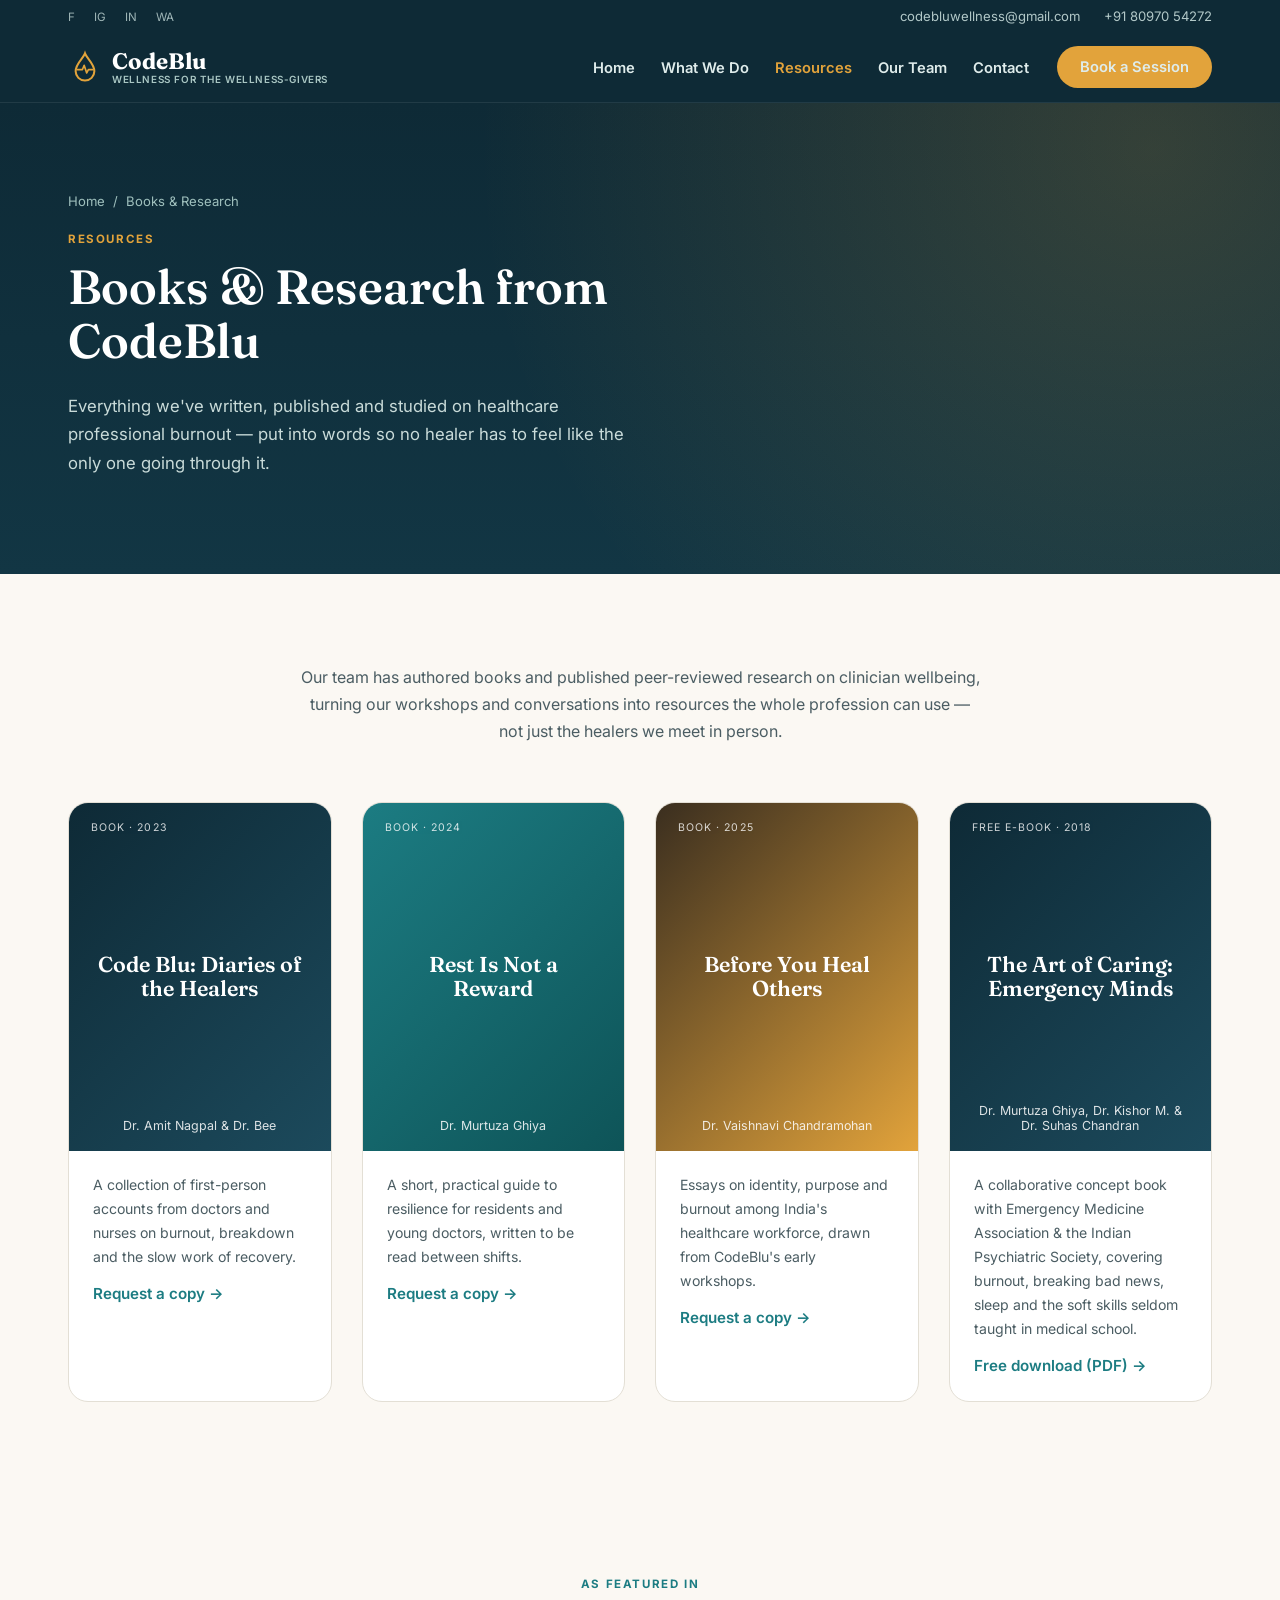
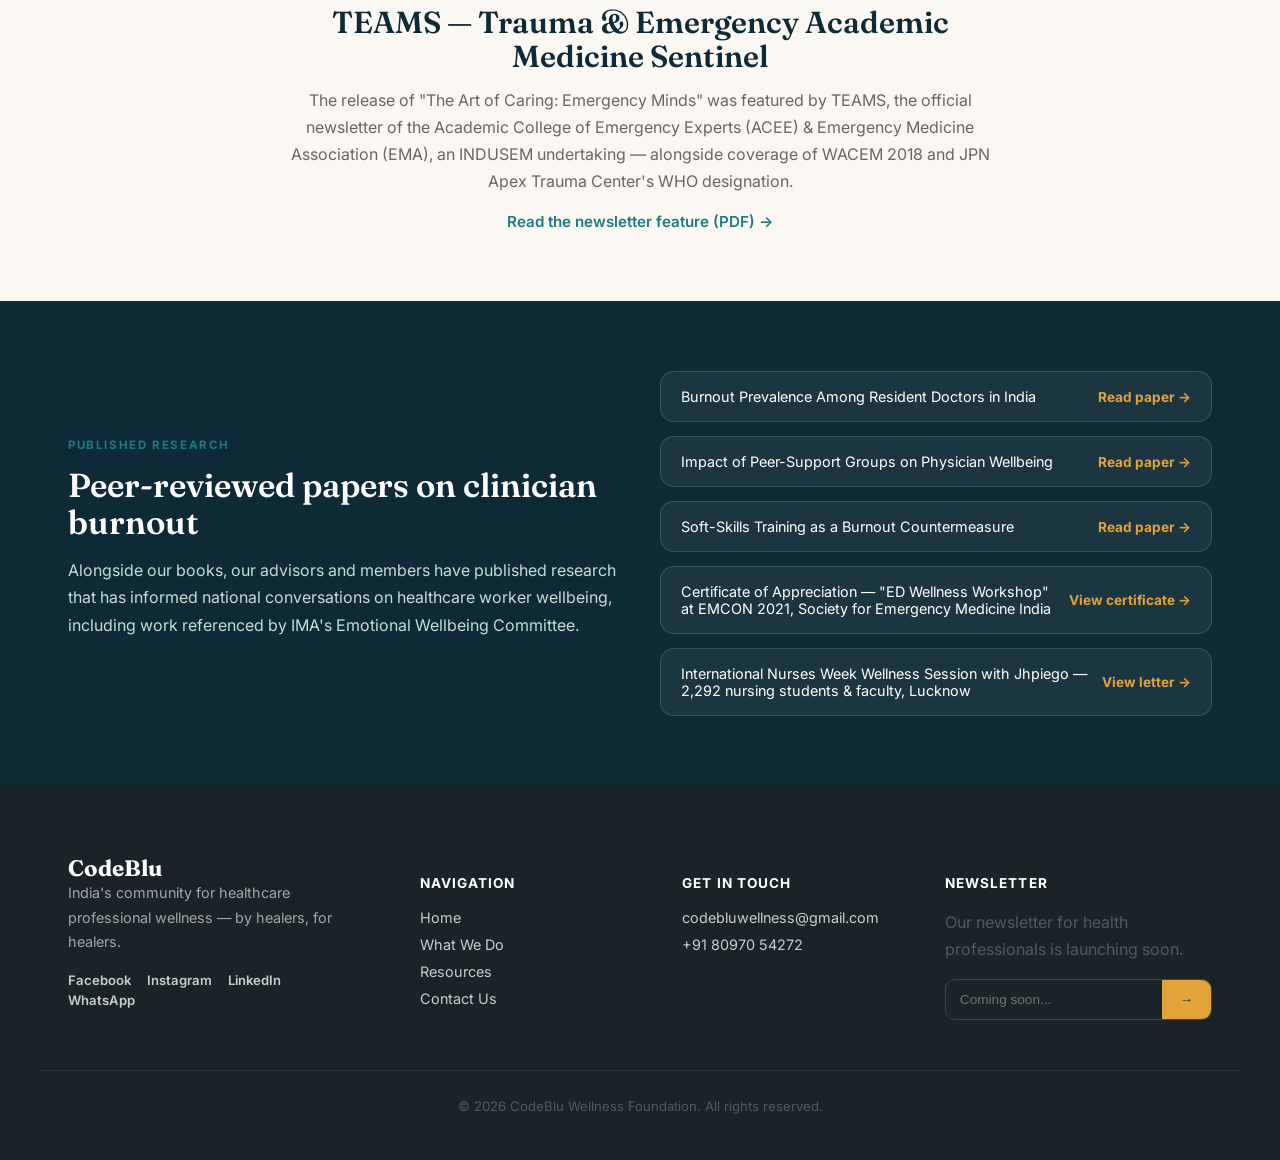
<file: books.html>
<!DOCTYPE html>
<html lang="en">
<head>
<meta charset="UTF-8">
<meta name="viewport" content="width=device-width, initial-scale=1, shrink-to-fit=no">
<title>Books &amp; Research — CodeBlu</title>
<meta name="description" content="Books and research published by CodeBlu on healthcare professional burnout, resilience and wellness.">

<link rel="preconnect" href="https://fonts.googleapis.com">
<link rel="preconnect" href="https://fonts.gstatic.com" crossorigin>
<link href="https://fonts.googleapis.com/css2?family=Fraunces:ital,opsz,wght@0,9..144,300;0,9..144,450;0,9..144,600;0,9..144,700;1,9..144,450;1,9..144,600&family=Inter:wght@400;500;600;700;800&display=swap" rel="stylesheet">
<link rel="stylesheet" href="css/redesign.css">
</head>
<body>

<svg width="0" height="0" style="position:absolute">
  <symbol id="pulse" viewBox="0 0 400 60">
    <path d="M0 30 H130 L145 8 L162 52 L178 18 L190 40 L200 30 H400" fill="none" stroke-width="3" stroke-linecap="round" stroke-linejoin="round"/>
  </symbol>
</svg>

<div class="topbar">
  <div class="wrap topbar-row">
    <div class="topbar-social">
      <a href="#" aria-label="Facebook"><span>f</span></a>
      <a href="#" aria-label="Instagram"><span>ig</span></a>
      <a href="#" aria-label="LinkedIn"><span>in</span></a>
      <a href="https://wa.me/c/918097054272" target="_blank" aria-label="WhatsApp"><span>wa</span></a>
    </div>
    <div class="topbar-contact">
      <a href="mailto:codebluwellness@gmail.com">codebluwellness@gmail.com</a>
      <a href="tel:+918097054272">+91 80970 54272</a>
    </div>
  </div>
</div>

<header class="site-header">
  <div class="wrap nav-row">
    <a href="index.html" class="logo">
      <span class="logo-mark" aria-hidden="true">
        <svg viewBox="0 0 40 40" width="34" height="34"><path d="M20 4c-2 6-11 12-11 21a11 11 0 0 0 22 0c0-9-9-15-11-21z" fill="none" stroke="currentColor" stroke-width="2.4"/><path d="M11 23h6l2-5 3 9 2-4h5" fill="none" stroke="currentColor" stroke-width="2" stroke-linecap="round" stroke-linejoin="round"/></svg>
      </span>
      <span class="logo-text">CodeBlu<em>Wellness for the Wellness-givers</em></span>
    </a>

    <input type="checkbox" id="nav-toggle" class="nav-toggle">
    <label for="nav-toggle" class="nav-burger" aria-label="Menu"><span></span></label>

    <nav class="main-nav">
      <ul>
        <li><a href="index.html">Home</a></li>
        <li class="has-drop">
          <a href="index.html#what-we-do">What We Do</a>
          <button type="button" class="dd-toggle" aria-label="Toggle What We Do submenu" aria-expanded="false"><svg viewBox="0 0 24 24" width="14" height="14" fill="none"><path d="M6 9l6 6 6-6" stroke="currentColor" stroke-width="2" stroke-linecap="round" stroke-linejoin="round"/></svg></button>
          <ul class="dropdown">
            <li><a href="index.html#wellness-workshops">Wellness Workshops</a></li>
            <li><a href="index.html#hobby-workshops">Hobby Workshops</a></li>
            <li><a href="index.html#getaways">Getaways</a></li>
            <li><a href="index.html#career-coaching">Career Coaching</a></li>
          </ul>
        </li>
        <li class="has-drop active">
          <a href="index.html#resources">Resources</a>
          <button type="button" class="dd-toggle" aria-label="Toggle Resources submenu" aria-expanded="false"><svg viewBox="0 0 24 24" width="14" height="14" fill="none"><path d="M6 9l6 6 6-6" stroke="currentColor" stroke-width="2" stroke-linecap="round" stroke-linejoin="round"/></svg></button>
          <ul class="dropdown">
            <li><a href="books.html">Books</a></li>
            <li><a href="blog.html">Blog</a></li>
          </ul>
        </li>
        <li><a href="index.html#team">Our Team</a></li>
        <li><a href="contact.html">Contact</a></li>
      </ul>
      <a href="index.html#contactus" class="btn btn-primary nav-cta">Book a Session</a>
    </nav>
  </div>
</header>

<main>

<section class="page-hero">
  <div class="wrap">
    <div class="breadcrumb"><a href="index.html">Home</a> / <span>Books &amp; Research</span></div>
    <span class="eyebrow">RESOURCES</span>
    <h1>Books &amp; Research from CodeBlu</h1>
    <p>Everything we've written, published and studied on healthcare professional burnout — put into words so no healer has to feel like the only one going through it.</p>
  </div>
</section>

<section class="books-intro">
  <p>Our team has authored books and published peer-reviewed research on clinician wellbeing, turning our workshops and conversations into resources the whole profession can use — not just the healers we meet in person.</p>
</section>

<section class="books-listing">
  <div class="wrap">
    <div class="books-grid">
      <article class="book-card" data-reveal>
        <div class="book-cover cover-1">
          <span class="b-eyebrow">Book · 2023</span>
          <h3>Code Blu: Diaries of the Healers</h3>
          <span class="b-author">Dr. Amit Nagpal &amp; Dr. Bee</span>
        </div>
        <div class="book-info">
          <p>A collection of first-person accounts from doctors and nurses on burnout, breakdown and the slow work of recovery.</p>
          <a href="contact.html" class="link-arrow">Request a copy →</a>
        </div>
      </article>

      <article class="book-card" data-reveal>
        <div class="book-cover cover-2">
          <span class="b-eyebrow">Book · 2024</span>
          <h3>Rest Is Not a Reward</h3>
          <span class="b-author">Dr. Murtuza Ghiya</span>
        </div>
        <div class="book-info">
          <p>A short, practical guide to resilience for residents and young doctors, written to be read between shifts.</p>
          <a href="contact.html" class="link-arrow">Request a copy →</a>
        </div>
      </article>

      <article class="book-card" data-reveal>
        <div class="book-cover cover-3">
          <span class="b-eyebrow">Book · 2025</span>
          <h3>Before You Heal Others</h3>
          <span class="b-author">Dr. Vaishnavi Chandramohan</span>
        </div>
        <div class="book-info">
          <p>Essays on identity, purpose and burnout among India's healthcare workforce, drawn from CodeBlu's early workshops.</p>
          <a href="contact.html" class="link-arrow">Request a copy →</a>
        </div>
      </article>

      <article class="book-card" data-reveal>
        <div class="book-cover cover-1">
          <span class="b-eyebrow">Free e-book · 2018</span>
          <h3>The Art of Caring: Emergency Minds</h3>
          <span class="b-author">Dr. Murtuza Ghiya, Dr. Kishor M. &amp; Dr. Suhas Chandran</span>
        </div>
        <div class="book-info">
          <p>A collaborative concept book with Emergency Medicine Association &amp; the Indian Psychiatric Society, covering burnout, breaking bad news, sleep and the soft skills seldom taught in medical school.</p>
          <a href="assets/downloads/the-art-of-caring-emergency-minds.pdf" target="_blank" rel="noopener" class="link-arrow">Free download (PDF) →</a>
        </div>
      </article>
    </div>
  </div>
</section>

<section class="press-strip">
  <div class="wrap press-grid">
    <div class="press-copy" data-reveal>
      <span class="eyebrow">AS FEATURED IN</span>
      <h2>TEAMS — Trauma &amp; Emergency Academic Medicine Sentinel</h2>
      <p>The release of "The Art of Caring: Emergency Minds" was featured by TEAMS, the official newsletter of the Academic College of Emergency Experts (ACEE) &amp; Emergency Medicine Association (EMA), an INDUSEM undertaking — alongside coverage of WACEM 2018 and JPN Apex Trauma Center's WHO designation.</p>
      <a href="assets/downloads/teams-newsletter-oct-dec-2018.pdf" target="_blank" rel="noopener" class="link-arrow">Read the newsletter feature (PDF) →</a>
    </div>
  </div>
</section>

<section class="research-strip">
  <div class="wrap research-grid">
    <div class="research-copy" data-reveal>
      <span class="eyebrow">PUBLISHED RESEARCH</span>
      <h2>Peer-reviewed papers on clinician burnout</h2>
      <p>Alongside our books, our advisors and members have published research that has informed national conversations on healthcare worker wellbeing, including work referenced by IMA's Emotional Wellbeing Committee.</p>
    </div>
    <div class="research-list" data-reveal>
      <div class="research-item">
        <span>Burnout Prevalence Among Resident Doctors in India</span>
        <a href="#">Read paper →</a>
      </div>
      <div class="research-item">
        <span>Impact of Peer-Support Groups on Physician Wellbeing</span>
        <a href="#">Read paper →</a>
      </div>
      <div class="research-item">
        <span>Soft-Skills Training as a Burnout Countermeasure</span>
        <a href="#">Read paper →</a>
      </div>
      <div class="research-item">
        <span>Certificate of Appreciation — "ED Wellness Workshop" at EMCON 2021, Society for Emergency Medicine India</span>
        <a href="assets/downloads/emcon-2021-certificate-of-appreciation.pdf" target="_blank" rel="noopener">View certificate →</a>
      </div>
      <div class="research-item">
        <span>International Nurses Week Wellness Session with Jhpiego — 2,292 nursing students &amp; faculty, Lucknow</span>
        <a href="images/recognition/jhpiego-letter.jpg" target="_blank" rel="noopener">View letter →</a>
      </div>
    </div>
  </div>
</section>

</main>

<footer class="site-footer">
  <div class="wrap footer-grid">
    <div class="footer-brand">
      <span class="logo-text light">CodeBlu</span>
      <p>India's community for healthcare professional wellness — by healers, for healers.</p>
      <div class="footer-social">
        <a href="#">Facebook</a><a href="#">Instagram</a><a href="#">LinkedIn</a>
        <a href="https://wa.me/c/918097054272" target="_blank">WhatsApp</a>
      </div>
    </div>
    <div class="footer-col">
      <h4>Navigation</h4>
      <ul>
        <li><a href="index.html">Home</a></li>
        <li><a href="index.html#what-we-do">What We Do</a></li>
        <li><a href="blog.html">Resources</a></li>
        <li><a href="contact.html">Contact Us</a></li>
      </ul>
    </div>
    <div class="footer-col">
      <h4>Get In Touch</h4>
      <ul>
        <li><a href="mailto:codebluwellness@gmail.com">codebluwellness@gmail.com</a></li>
        <li><a href="tel:+918097054272">+91 80970 54272</a></li>
      </ul>
    </div>
    <div class="footer-col newsletter">
      <h4>Newsletter</h4>
      <p>Our newsletter for health professionals is launching soon.</p>
      <form onsubmit="return false;" class="news-form">
        <input type="email" placeholder="Coming soon...">
        <button type="submit">&rarr;</button>
      </form>
    </div>
  </div>
  <div class="wrap footer-bottom">
    <p>&copy; <span id="year"></span> CodeBlu Wellness Foundation. All rights reserved.</p>
  </div>
</footer>

<script src="js/redesign.js"></script>
</body>
</html>
</file>
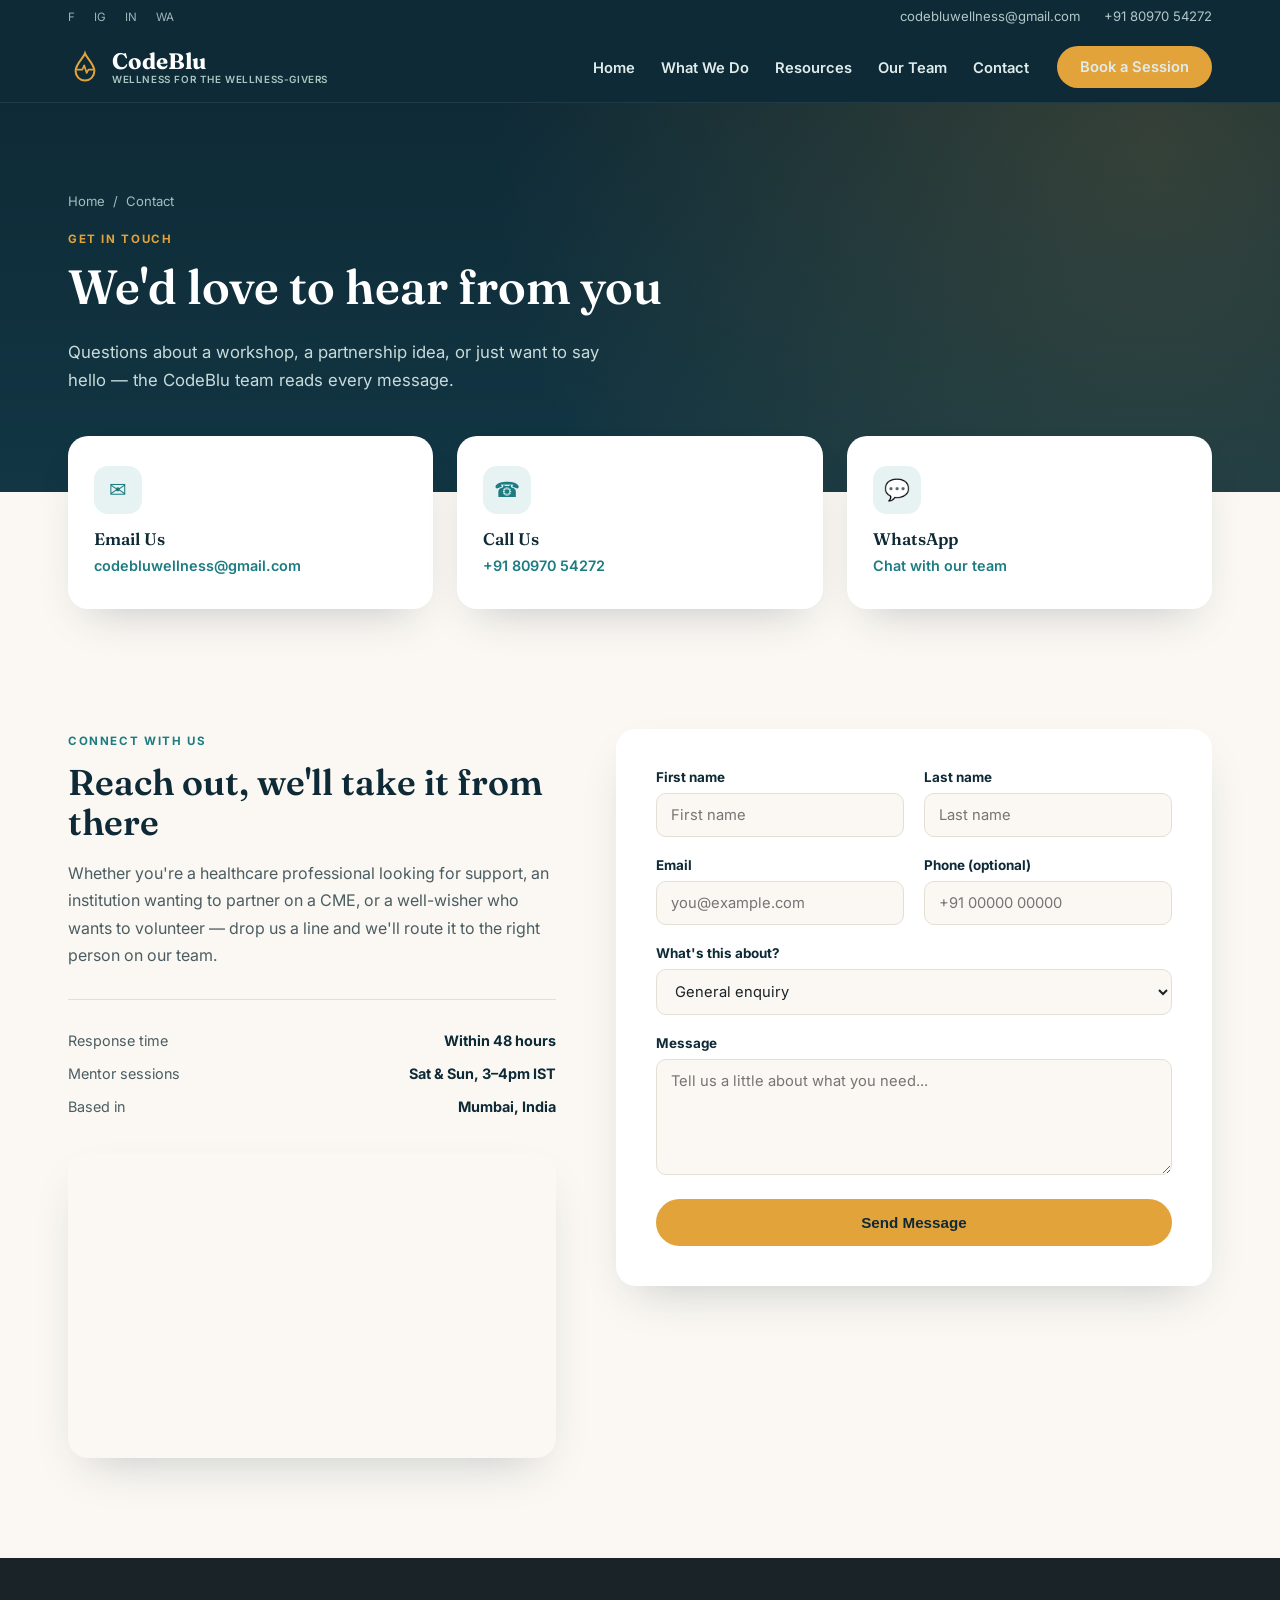
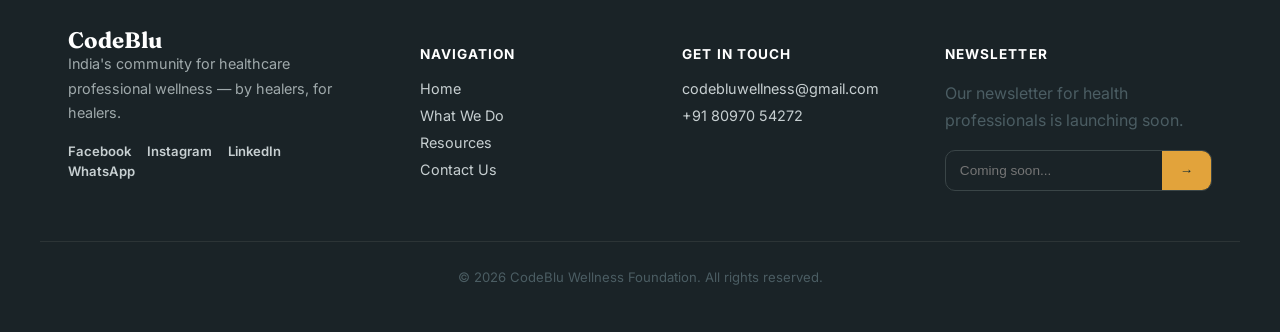
<file: contact.html>
<!DOCTYPE html>
<html lang="en">
<head>
<meta charset="UTF-8">
<meta name="viewport" content="width=device-width, initial-scale=1, shrink-to-fit=no">
<title>Contact — CodeBlu</title>
<meta name="description" content="Get in touch with CodeBlu — India's wellness community for healthcare professionals.">

<link rel="preconnect" href="https://fonts.googleapis.com">
<link rel="preconnect" href="https://fonts.gstatic.com" crossorigin>
<link href="https://fonts.googleapis.com/css2?family=Fraunces:ital,opsz,wght@0,9..144,300;0,9..144,450;0,9..144,600;0,9..144,700;1,9..144,450;1,9..144,600&family=Inter:wght@400;500;600;700;800&display=swap" rel="stylesheet">
<link rel="stylesheet" href="css/redesign.css">
</head>
<body>

<svg width="0" height="0" style="position:absolute">
  <symbol id="pulse" viewBox="0 0 400 60">
    <path d="M0 30 H130 L145 8 L162 52 L178 18 L190 40 L200 30 H400" fill="none" stroke-width="3" stroke-linecap="round" stroke-linejoin="round"/>
  </symbol>
</svg>

<div class="topbar">
  <div class="wrap topbar-row">
    <div class="topbar-social">
      <a href="#" aria-label="Facebook"><span>f</span></a>
      <a href="#" aria-label="Instagram"><span>ig</span></a>
      <a href="#" aria-label="LinkedIn"><span>in</span></a>
      <a href="https://wa.me/c/918097054272" target="_blank" aria-label="WhatsApp"><span>wa</span></a>
    </div>
    <div class="topbar-contact">
      <a href="mailto:codebluwellness@gmail.com">codebluwellness@gmail.com</a>
      <a href="tel:+918097054272">+91 80970 54272</a>
    </div>
  </div>
</div>

<header class="site-header">
  <div class="wrap nav-row">
    <a href="index.html" class="logo">
      <span class="logo-mark" aria-hidden="true">
        <svg viewBox="0 0 40 40" width="34" height="34"><path d="M20 4c-2 6-11 12-11 21a11 11 0 0 0 22 0c0-9-9-15-11-21z" fill="none" stroke="currentColor" stroke-width="2.4"/><path d="M11 23h6l2-5 3 9 2-4h5" fill="none" stroke="currentColor" stroke-width="2" stroke-linecap="round" stroke-linejoin="round"/></svg>
      </span>
      <span class="logo-text">CodeBlu<em>Wellness for the Wellness-givers</em></span>
    </a>

    <input type="checkbox" id="nav-toggle" class="nav-toggle">
    <label for="nav-toggle" class="nav-burger" aria-label="Menu"><span></span></label>

    <nav class="main-nav">
      <ul>
        <li><a href="index.html">Home</a></li>
        <li class="has-drop">
          <a href="index.html#what-we-do">What We Do</a>
          <button type="button" class="dd-toggle" aria-label="Toggle What We Do submenu" aria-expanded="false"><svg viewBox="0 0 24 24" width="14" height="14" fill="none"><path d="M6 9l6 6 6-6" stroke="currentColor" stroke-width="2" stroke-linecap="round" stroke-linejoin="round"/></svg></button>
          <ul class="dropdown">
            <li><a href="index.html#wellness-workshops">Wellness Workshops</a></li>
            <li><a href="index.html#hobby-workshops">Hobby Workshops</a></li>
            <li><a href="index.html#getaways">Getaways</a></li>
            <li><a href="index.html#career-coaching">Career Coaching</a></li>
          </ul>
        </li>
        <li class="has-drop">
          <a href="index.html#resources">Resources</a>
          <button type="button" class="dd-toggle" aria-label="Toggle Resources submenu" aria-expanded="false"><svg viewBox="0 0 24 24" width="14" height="14" fill="none"><path d="M6 9l6 6 6-6" stroke="currentColor" stroke-width="2" stroke-linecap="round" stroke-linejoin="round"/></svg></button>
          <ul class="dropdown">
            <li><a href="books.html">Books</a></li>
            <li><a href="blog.html">Blog</a></li>
          </ul>
        </li>
        <li><a href="index.html#team">Our Team</a></li>
        <li><a href="contact.html" class="active">Contact</a></li>
      </ul>
      <a href="index.html#contactus" class="btn btn-primary nav-cta">Book a Session</a>
    </nav>
  </div>
</header>

<main>

<section class="page-hero">
  <div class="wrap">
    <div class="breadcrumb"><a href="index.html">Home</a> / <span>Contact</span></div>
    <span class="eyebrow">GET IN TOUCH</span>
    <h1>We'd love to hear from you</h1>
    <p>Questions about a workshop, a partnership idea, or just want to say hello — the CodeBlu team reads every message.</p>
  </div>
</section>

<section class="contact-cards">
  <div class="wrap">
    <div class="contact-cards-grid">
      <div class="contact-card" data-reveal>
        <span class="c-icon">✉</span>
        <h3>Email Us</h3>
        <p><a href="mailto:codebluwellness@gmail.com">codebluwellness@gmail.com</a></p>
      </div>
      <div class="contact-card" data-reveal>
        <span class="c-icon">☎</span>
        <h3>Call Us</h3>
        <p><a href="tel:+918097054272">+91 80970 54272</a></p>
      </div>
      <div class="contact-card" data-reveal>
        <span class="c-icon">💬</span>
        <h3>WhatsApp</h3>
        <p><a href="https://wa.me/c/918097054272" target="_blank">Chat with our team</a></p>
      </div>
    </div>
  </div>
</section>

<section class="contact-main">
  <div class="wrap contact-grid">
    <div class="contact-copy" data-reveal>
      <span class="eyebrow">CONNECT WITH US</span>
      <h2>Reach out, we'll take it from there</h2>
      <p>Whether you're a healthcare professional looking for support, an institution wanting to partner on a CME, or a well-wisher who wants to volunteer — drop us a line and we'll route it to the right person on our team.</p>

      <div class="contact-hours">
        <div><span>Response time</span><strong>Within 48 hours</strong></div>
        <div><span>Mentor sessions</span><strong>Sat &amp; Sun, 3–4pm IST</strong></div>
        <div><span>Based in</span><strong>Mumbai, India</strong></div>
      </div>

      <div class="contact-map">
        <iframe
          src="https://www.google.com/maps?q=Mumbai,Maharashtra,India&output=embed"
          loading="lazy" referrerpolicy="no-referrer-when-downgrade"
          title="CodeBlu location map"></iframe>
      </div>
    </div>

    <form class="contact-form-box" data-reveal onsubmit="return false;">
      <div class="form-row two">
        <div class="field">
          <label for="c-fname">First name</label>
          <input type="text" id="c-fname" placeholder="First name">
        </div>
        <div class="field">
          <label for="c-lname">Last name</label>
          <input type="text" id="c-lname" placeholder="Last name">
        </div>
      </div>
      <div class="form-row two">
        <div class="field">
          <label for="c-email">Email</label>
          <input type="email" id="c-email" placeholder="you@example.com">
        </div>
        <div class="field">
          <label for="c-phone">Phone (optional)</label>
          <input type="tel" id="c-phone" placeholder="+91 00000 00000">
        </div>
      </div>
      <div class="form-row">
        <div class="field">
          <label for="c-subject">What's this about?</label>
          <select id="c-subject">
            <option>General enquiry</option>
            <option>Booking a workshop</option>
            <option>Career coaching</option>
            <option>Partnership / CME</option>
            <option>Volunteering</option>
          </select>
        </div>
      </div>
      <div class="form-row">
        <div class="field">
          <label for="c-message">Message</label>
          <textarea id="c-message" rows="5" placeholder="Tell us a little about what you need..."></textarea>
        </div>
      </div>
      <button type="submit" class="btn btn-primary full">Send Message</button>
    </form>
  </div>
</section>

</main>

<footer class="site-footer">
  <div class="wrap footer-grid">
    <div class="footer-brand">
      <span class="logo-text light">CodeBlu</span>
      <p>India's community for healthcare professional wellness — by healers, for healers.</p>
      <div class="footer-social">
        <a href="#">Facebook</a><a href="#">Instagram</a><a href="#">LinkedIn</a>
        <a href="https://wa.me/c/918097054272" target="_blank">WhatsApp</a>
      </div>
    </div>
    <div class="footer-col">
      <h4>Navigation</h4>
      <ul>
        <li><a href="index.html">Home</a></li>
        <li><a href="index.html#what-we-do">What We Do</a></li>
        <li><a href="blog.html">Resources</a></li>
        <li><a href="contact.html">Contact Us</a></li>
      </ul>
    </div>
    <div class="footer-col">
      <h4>Get In Touch</h4>
      <ul>
        <li><a href="mailto:codebluwellness@gmail.com">codebluwellness@gmail.com</a></li>
        <li><a href="tel:+918097054272">+91 80970 54272</a></li>
      </ul>
    </div>
    <div class="footer-col newsletter">
      <h4>Newsletter</h4>
      <p>Our newsletter for health professionals is launching soon.</p>
      <form onsubmit="return false;" class="news-form">
        <input type="email" placeholder="Coming soon...">
        <button type="submit">&rarr;</button>
      </form>
    </div>
  </div>
  <div class="wrap footer-bottom">
    <p>&copy; <span id="year"></span> CodeBlu Wellness Foundation. All rights reserved.</p>
  </div>
</footer>

<script src="js/redesign.js"></script>
</body>
</html>
</file>
<file: css/redesign.css>
/* =========================================================
   CodeBlu — redesign tokens
   Palette: deep clinical navy + teal, warm amber "pulse" accent,
   warm cream base (not stark white) so it reads human, not sterile.
========================================================= */
:root{
  --navy:#0E2A36;
  --navy-2:#123644;
  --teal:#1C7C82;
  --teal-light:#E7F3F2;
  --cream:#FBF8F3;
  --amber:#E2A33B;
  --ink:#1A2327;
  --ink-soft:#4B5D63;
  --line:#E3DFD5;
  --radius:20px;
  --shadow: 0 20px 45px -20px rgba(14,42,54,.25);
  --serif:'Fraunces', serif;
  --sans:'Inter', sans-serif;
}

*{box-sizing:border-box;}
html{scroll-behavior:smooth;}
body{
  margin:0;
  font-family:var(--sans);
  color:var(--ink);
  background:var(--cream);
  -webkit-font-smoothing:antialiased;
}
img{max-width:100%;display:block;}
a{color:inherit;text-decoration:none;}
ul{list-style:none;margin:0;padding:0;}
.wrap{max-width:1200px;margin:0 auto;padding:0 28px;}
h1,h2,h3{font-family:var(--serif);line-height:1.12;margin:0 0 .5em;font-weight:600;}
em{font-style:italic;color:var(--teal);}
p{line-height:1.7;color:var(--ink-soft);margin:0 0 1em;}
.eyebrow{
  display:inline-block;
  font-size:.72rem;
  font-weight:700;
  letter-spacing:.14em;
  text-transform:uppercase;
  color:var(--teal);
  margin-bottom:14px;
}
.hide-mb{display:inline;}

/* buttons */
.btn{
  display:inline-flex;align-items:center;gap:8px;
  padding:14px 28px;border-radius:100px;
  font-weight:600;font-size:.95rem;
  border:1px solid transparent;
  cursor:pointer;transition:.25s ease;
  white-space:nowrap;
}
.btn-primary{background:var(--amber);color:var(--navy);}
.btn-primary:hover{background:#cf9130;transform:translateY(-2px);}
.btn-ghost{background:transparent;border-color:rgba(255,255,255,.5);color:inherit;}
.btn-ghost:hover{background:rgba(255,255,255,.08);}
.play-dot{width:9px;height:9px;border-radius:50%;background:var(--amber);display:inline-block;}
.btn-light{background:var(--cream);color:var(--navy);}
.btn-light:hover{background:#fff;transform:translateY(-2px);}
.btn.full{width:100%;justify-content:center;}
.link-arrow{color:var(--teal);font-weight:600;font-size:.95rem;}
.link-arrow.light{color:#fff;}
.link-arrow:hover{text-decoration:underline;}

/* pulse motif */
.pulse-divider{max-width:400px;margin:0 auto;padding:0 20px 10px;opacity:.5;}
.pulse-divider svg{width:100%;height:34px;}
.pulse-divider svg path, .hero-pulse path{fill:none;}

/* ============ TOPBAR ============ */
.topbar{background:var(--navy);color:#cfe4e2;font-size:.82rem;}
.topbar-row{display:flex;justify-content:space-between;align-items:center;padding:8px 28px;}
.topbar-social a{margin-right:14px;opacity:.75;font-size:.72rem;text-transform:uppercase;letter-spacing:.05em;}
.topbar-social a:hover{opacity:1;}
.topbar-contact a{margin-left:20px;opacity:.85;}
.topbar-contact a:hover{opacity:1;}

/* ============ NAV ============ */
.site-header{background:var(--navy);position:sticky;top:0;z-index:50;border-bottom:1px solid rgba(255,255,255,.08);}
.nav-row{display:flex;align-items:center;justify-content:space-between;padding:14px 28px;color:#fff;}
.logo{display:flex;align-items:center;gap:10px;}
.logo-mark{color:var(--amber);display:flex;}
.logo-text{font-family:var(--serif);font-size:1.4rem;font-weight:700;display:flex;flex-direction:column;line-height:1.1;}
.logo-text em{font-style:normal;font-family:var(--sans);font-size:.62rem;letter-spacing:.06em;text-transform:uppercase;color:#a9c6c3;font-weight:600;}
.logo-text.light{color:#fff;}

.main-nav{display:flex;align-items:center;gap:28px;}
.main-nav ul{display:flex;gap:26px;}
.main-nav a{font-weight:600;font-size:.92rem;color:#dfeceb;}
.main-nav li.active a, .main-nav a:hover{color:var(--amber);}
.has-drop{position:relative;}
.dropdown{
  position:absolute;top:100%;left:0;background:#fff;min-width:200px;
  border-radius:12px;box-shadow:var(--shadow);padding:8px;
  opacity:0;visibility:hidden;transform:translateY(8px);
  transition:.2s ease;
}
.has-drop:hover .dropdown{opacity:1;visibility:visible;transform:translateY(0);}
.dropdown li a{color:var(--ink);padding:8px 12px;border-radius:8px;display:block;font-weight:500;}
.dropdown li a:hover{background:var(--teal-light);color:var(--teal);}
.nav-cta{padding:11px 22px;font-size:.88rem;}
.dd-toggle{display:none;}

.nav-toggle{display:none;}
.nav-burger{display:none;}

/* ============ HERO ============ */
.hero{background:linear-gradient(180deg,var(--navy) 0%, var(--navy-2) 100%);color:#fff;padding:70px 0 100px;position:relative;overflow:hidden;}
.hero::before{
  content:"";position:absolute;inset:0;
  background:radial-gradient(circle at 85% 15%, rgba(226,163,59,.16), transparent 55%);
  pointer-events:none;
}
.hero-grid{display:grid;grid-template-columns:1.05fr .95fr;gap:60px;align-items:center;position:relative;}
.hero-copy h1{font-size:clamp(2.1rem,3.6vw,3.15rem);color:#fff;}
.cred-badge{
  display:inline-flex;align-items:flex-start;gap:8px;
  margin:14px 0 4px;padding:8px 14px;max-width:100%;
  background:rgba(28,124,130,.18);border:1px solid rgba(28,124,130,.45);
  border-radius:16px;color:var(--teal-light);font-size:.78rem;font-weight:600;
  letter-spacing:.01em;line-height:1.4;
}
.cred-badge svg{flex-shrink:0;color:var(--amber);margin-top:2px;}
.hero-lead{color:#c9dbd9;font-size:1.05rem;max-width:520px;}

/* rotating tagline */
.hero-cycle{position:relative;height:1.3em;margin:14px 0 22px;font-family:var(--serif);font-style:italic;font-size:1.05rem;color:var(--amber);}
.hero-cycle span{position:absolute;left:0;top:0;opacity:0;white-space:nowrap;animation:cycleFade 8s infinite;}
.hero-cycle span:nth-child(1){animation-delay:0s;}
.hero-cycle span:nth-child(2){animation-delay:2s;}
.hero-cycle span:nth-child(3){animation-delay:4s;}
.hero-cycle span:nth-child(4){animation-delay:6s;}
@keyframes cycleFade{
  0%{opacity:0;transform:translateY(6px);}
  5%,20%{opacity:1;transform:translateY(0);}
  25%{opacity:0;transform:translateY(-6px);}
  100%{opacity:0;}
}
@media (prefers-reduced-motion: reduce){
  .hero-cycle span{animation:none;opacity:0;}
  .hero-cycle span:first-child{opacity:1;}
}

.hero-actions{display:flex;gap:16px;margin:30px 0 44px;flex-wrap:wrap;}
.hero-trust{display:flex;align-items:center;gap:16px;}
.avatar-stack{display:flex;align-items:center;}
.avatar-stack img{width:44px;height:44px;border-radius:50%;object-fit:cover;border:3px solid var(--navy-2);margin-left:-12px;transition:.25s ease;}
.avatar-stack img:first-child{margin-left:0;}
.avatar-stack:hover img{transform:translateY(-4px);}
.avatar-stack img:hover{z-index:2;transform:translateY(-6px) scale(1.08);border-color:var(--amber);}
.avatar-more{
  width:44px;height:44px;margin-left:-12px;border-radius:50%;border:3px solid var(--navy-2);
  background:var(--teal);color:#fff;font-size:.72rem;font-weight:700;
  display:flex;align-items:center;justify-content:center;
}
.trust-text{display:flex;flex-direction:column;font-size:.86rem;}
.trust-text strong{color:#fff;display:flex;align-items:center;gap:6px;}
.trust-icon{flex-shrink:0;}
.trust-text span{color:#9fc0bd;}

.hero-visual{position:relative;perspective:1200px;}
.hero-frame{
  position:relative;border-radius:28px;overflow:hidden;
  box-shadow:0 30px 70px -25px rgba(0,0,0,.55);
  aspect-ratio:4/4.2;transition:transform .4s ease;
  transform:rotateY(0) rotateX(0);
}
.hero-visual:hover .hero-frame{transform:rotateY(-4deg) rotateX(2deg);}
.hero-frame img{width:100%;height:100%;object-fit:cover;}
.hero-frame-tint{
  position:absolute;inset:0;pointer-events:none;
  background:linear-gradient(180deg, rgba(14,42,54,.05) 0%, rgba(14,42,54,0) 30%, rgba(14,42,54,.15) 65%, rgba(14,42,54,.82) 100%),
             linear-gradient(90deg, rgba(28,124,130,.22), transparent 45%);
  mix-blend-mode:multiply;
}
.hero-id-tag{
  position:absolute;top:20px;right:20px;z-index:2;
  display:inline-flex;align-items:center;gap:7px;
  background:rgba(255,255,255,.92);backdrop-filter:blur(3px);
  color:var(--navy);font-size:.72rem;font-weight:700;letter-spacing:.01em;
  padding:7px 13px;border-radius:99px;box-shadow:0 8px 20px -8px rgba(0,0,0,.35);
}
.hero-id-tag svg{color:var(--teal);flex-shrink:0;}
.hero-caption{
  position:absolute;left:24px;right:24px;bottom:56px;z-index:2;
  color:#fff;font-family:var(--serif);font-style:italic;font-size:1rem;
  text-shadow:0 2px 10px rgba(0,0,0,.5);margin:0;
}
.hero-pulse{position:absolute;left:0;right:0;bottom:24px;width:88%;margin:0 6%;opacity:.9;filter:drop-shadow(0 2px 4px rgba(0,0,0,.4));}
.hero-pulse use{
  stroke-dasharray:6 460;stroke-dashoffset:0;
  animation:pulseTravel 3.2s linear infinite;
}
@keyframes pulseTravel{
  0%{stroke-dashoffset:466;}
  100%{stroke-dashoffset:0;}
}
@media (prefers-reduced-motion: reduce){.hero-pulse use{animation:none;}}

.floating-card{
  position:absolute;background:#fff;color:var(--navy);
  border-radius:16px;padding:14px 18px;box-shadow:var(--shadow);
  display:flex;flex-direction:column;line-height:1.2;
  transition:.3s ease;
}
.floating-card:hover{transform:translateY(-4px);box-shadow:0 26px 50px -20px rgba(14,42,54,.4);}
.floating-card strong{font-family:var(--serif);font-size:1.5rem;}
.floating-card small{font-size:.9rem;font-weight:400;}
.floating-card span{font-size:.76rem;color:var(--ink-soft);}
.card-top{top:-18px;left:-18px;}
.card-bottom{bottom:-18px;right:-18px;}
.card-side{
  top:42%;right:-34px;flex-direction:row;align-items:center;gap:10px;
  padding:12px 16px;max-width:170px;
}
.card-side span:last-child{font-size:.74rem;color:var(--ink-soft);line-height:1.35;}
.live-dot{
  width:9px;height:9px;border-radius:50%;background:#3aa36b;flex:none;
  box-shadow:0 0 0 0 rgba(58,163,107,.6);animation:liveDot 2s infinite;
}
@keyframes liveDot{
  0%{box-shadow:0 0 0 0 rgba(58,163,107,.55);}
  70%{box-shadow:0 0 0 8px rgba(58,163,107,0);}
  100%{box-shadow:0 0 0 0 rgba(58,163,107,0);}
}
@media(max-width:1180px){.card-side{display:none;}}

/* scroll cue */
.scroll-cue{
  position:absolute;left:50%;bottom:26px;transform:translateX(-50%);
  width:26px;height:42px;border:2px solid rgba(255,255,255,.4);border-radius:20px;
  display:flex;justify-content:center;padding-top:8px;z-index:2;
}
.scroll-cue span{width:4px;height:8px;border-radius:2px;background:var(--amber);animation:scrollCue 1.8s infinite;}
@keyframes scrollCue{
  0%{transform:translateY(0);opacity:1;}
  70%{transform:translateY(12px);opacity:0;}
  100%{opacity:0;}
}
@media(max-width:800px){.scroll-cue{display:none;}}
@media (prefers-reduced-motion: reduce){.scroll-cue span{animation:none;}}

/* ============ MISSION STRIP ============ */
.mission-strip{background:var(--teal);color:#fff;padding:44px 0;}
.mission-grid{display:grid;grid-template-columns:repeat(4,1fr);gap:30px;}
.mission-item{display:flex;flex-direction:column;gap:12px;}
.m-icon{font-size:1.6rem;color:var(--amber);}
.mission-item p{color:#eaf5f4;margin:0;font-size:.95rem;line-height:1.6;}

/* ============ ABOUT ============ */
.about{padding:110px 0 90px;}
.about-grid{display:grid;grid-template-columns:.95fr 1.05fr;gap:70px;align-items:center;}
.about-visual{position:relative;}
.about-visual img{border-radius:24px;box-shadow:var(--shadow);width:100%;aspect-ratio:4/3.4;object-fit:cover;}
.about-stats{display:flex;gap:14px;position:absolute;bottom:-24px;left:24px;right:24px;}
.stat-pill{background:#fff;border-radius:16px;padding:16px 18px;box-shadow:var(--shadow);flex:1;}
.stat-pill strong{display:block;font-family:var(--serif);font-size:1.5rem;color:var(--navy);}
.stat-pill span{font-size:.78rem;color:var(--ink-soft);}
.about-copy h2{font-size:clamp(1.8rem,3vw,2.5rem);color:var(--navy);}
.since-row{display:flex;gap:40px;margin-top:34px;border-top:1px solid var(--line);padding-top:26px;}
.since-row strong{display:block;font-family:var(--serif);font-size:1.5rem;color:var(--teal);}
.since-row span{font-size:.82rem;color:var(--ink-soft);}

/* ============ SERVICES ============ */
.services{padding:20px 0 100px;}
.section-head{max-width:640px;margin:0 auto 50px;text-align:center;}
.section-head h2{font-size:clamp(1.8rem,3vw,2.5rem);color:var(--navy);}
.section-head.light h2{color:#fff;}
.section-head.light .eyebrow{color:var(--amber);}
.blog-strip .section-head, .team .section-head{text-align:left;margin:0 0 40px;display:flex;flex-direction:column;align-items:flex-start;gap:6px;}
.blog-strip .section-head{flex-direction:row;align-items:center;justify-content:space-between;flex-wrap:wrap;}

.service-grid{display:grid;grid-template-columns:repeat(3,1fr);gap:24px;}
.service-card{
  background:#fff;border:1px solid var(--line);border-radius:var(--radius);
  padding:34px 28px;transition:.25s ease;
}
.service-card:hover{transform:translateY(-6px);box-shadow:var(--shadow);border-color:transparent;}
.service-card{scroll-margin-top:110px;}
.service-card.card-highlight{
  animation:cardPulse 1.8s ease-out 1;
  border-color:var(--teal);
}
@keyframes cardPulse{
  0%{box-shadow:0 0 0 0 rgba(0,150,140,.55);transform:translateY(-6px);}
  60%{box-shadow:0 0 0 18px rgba(0,150,140,0);}
  100%{box-shadow:0 0 0 0 rgba(0,150,140,0);transform:translateY(0);}
}
.s-icon{
  width:56px;height:56px;display:flex;align-items:center;justify-content:center;
  border-radius:14px;background:var(--teal-light);color:var(--teal);
  margin-bottom:20px;transition:.3s ease;
}
.s-icon svg{width:28px;height:28px;}
.service-card:hover .s-icon{background:var(--teal);color:#fff;transform:rotate(-6deg) scale(1.05);}
.service-card h3{font-size:1.15rem;color:var(--navy);margin-bottom:8px;}
.service-card p{font-size:.92rem;margin:0;}
.service-card.featured{background:var(--navy);color:#fff;}
.service-card.featured h3{color:#fff;}
.service-card.featured p{color:#c9dbd9;margin-bottom:16px;}
.service-card.featured .s-icon{background:rgba(226,163,59,.16);color:var(--amber);}
.service-card.featured:hover .s-icon{background:var(--amber);color:var(--navy);}

/* ============ STORY ============ */
.story{background:var(--teal-light);padding:100px 0;}
.story-grid{display:grid;grid-template-columns:.9fr 1.1fr;gap:70px;align-items:center;margin-bottom:64px;}
.story-visual{position:relative;overflow:visible;}
.story-visual img{border-radius:24px;box-shadow:var(--shadow);width:100%;aspect-ratio:4/3.6;object-fit:cover;transition:transform .5s ease;}
.story-visual:hover img{transform:scale(1.03);}
.story-badge{
  position:absolute;left:-24px;bottom:-24px;max-width:230px;
  background:var(--navy);color:#fff;border-radius:16px;padding:18px 20px;
  box-shadow:var(--shadow);
}
.story-badge strong{display:flex;align-items:center;gap:8px;font-family:var(--serif);font-size:1.3rem;color:var(--amber);margin-bottom:8px;}
.story-badge strong span{color:#8fb3af;font-size:1rem;}
.story-badge span:not(strong span){font-size:.78rem;color:#c9dbd9;line-height:1.5;}
.story-copy h2{font-size:clamp(1.8rem,3vw,2.5rem);color:var(--navy);}

/* timeline */
.story-timeline{
  display:grid;grid-template-columns:repeat(4,1fr);gap:20px;
  list-style:none;margin:0 0 56px;padding:0;counter-reset:tl;
}
.timeline-item{
  position:relative;background:#fff;border:1px solid var(--line);border-radius:16px;
  padding:20px 18px;cursor:default;transition:.3s ease;outline:none;
}
.timeline-item::before{
  content:"";position:absolute;top:-20px;left:20px;right:20px;height:2px;
  background:repeating-linear-gradient(90deg,var(--teal) 0 6px,transparent 6px 12px);opacity:.5;
}
.timeline-item:first-child::before{display:none;}
.tl-dot{
  display:inline-flex;align-items:center;justify-content:center;
  font-family:var(--serif);font-weight:700;font-size:.95rem;color:#fff;
  background:var(--teal);width:52px;height:52px;border-radius:50%;margin-bottom:14px;
  transition:.3s ease;
}
.timeline-item h4{font-family:var(--serif);font-size:1rem;color:var(--navy);margin:0 0 6px;}
.tl-body p{
  font-size:.85rem;margin:0;max-height:0;opacity:0;overflow:hidden;
  transition:.35s ease;
}
.timeline-item:hover, .timeline-item:focus-visible{
  border-color:transparent;box-shadow:var(--shadow);transform:translateY(-4px);
}
.timeline-item:hover .tl-dot, .timeline-item:focus-visible .tl-dot{background:var(--amber);color:var(--navy);}
.timeline-item:hover .tl-body p, .timeline-item:focus-visible .tl-body p{max-height:120px;opacity:1;margin-top:2px;}

/* pull quote */
.pull-quote{
  position:relative;max-width:720px;margin:0 auto;text-align:center;
  padding:20px 40px 10px;
}
.pq-mark{width:46px;height:36px;color:var(--amber);opacity:.6;margin-bottom:6px;}
.pull-quote p{
  font-family:var(--serif);font-style:italic;color:var(--navy);
  font-size:clamp(1.2rem,2.4vw,1.55rem);line-height:1.5;margin:0 0 16px;
}
.pq-icon{
  display:inline-flex;align-items:center;justify-content:center;
  width:44px;height:44px;border-radius:50%;background:var(--teal);color:#fff;
}
.pq-icon svg{width:24px;height:24px;}

/* ============ TEAM ============ */
.team{background:var(--navy);padding:100px 0;}
.team-grid{display:grid;grid-template-columns:repeat(6,1fr);gap:20px;}
.team-card{text-align:center;}
.team-card img{width:100%;aspect-ratio:1/1;object-fit:cover;border-radius:18px;margin-bottom:14px;filter:grayscale(.15);}
.team-card h3{color:#fff;font-size:.95rem;margin-bottom:2px;}
.team-card span{color:#9fc0bd;font-size:.76rem;}

/* ============ TESTIMONIALS ============ */
.testimonials{padding:100px 0;}
.testi-grid{display:grid;grid-template-columns:repeat(auto-fit,minmax(260px,1fr));gap:24px;}

/* ============ RECOGNITION / PARTNERS ============ */
.recognition{background:var(--cream,#faf6ef);padding:80px 0;}
.recognition-grid{display:grid;grid-template-columns:repeat(2,1fr);gap:32px;}
.recognition-card{
  display:block;background:#fff;border-radius:var(--radius);
  border:1px solid var(--line);overflow:hidden;
  box-shadow:0 14px 34px -22px rgba(14,42,54,.35);
  transition:.3s ease;
}
.recognition-card:hover{transform:translateY(-6px);box-shadow:var(--shadow);border-color:transparent;}
.r-media{position:relative;aspect-ratio:16/10;overflow:hidden;background:var(--navy);}
.r-media img{width:100%;height:100%;object-fit:cover;object-position:top;transition:transform .5s ease;}
.recognition-card:hover .r-media img{transform:scale(1.06);}
.r-media::after{
  content:"";position:absolute;inset:0;
  background:linear-gradient(180deg,rgba(14,42,54,0) 55%,rgba(14,42,54,.55) 100%);
  opacity:0;transition:.3s ease;
}
.recognition-card:hover .r-media::after{opacity:1;}
.r-zoom{
  position:absolute;top:16px;right:16px;width:38px;height:38px;border-radius:50%;
  background:rgba(255,255,255,.92);color:var(--navy);display:flex;align-items:center;justify-content:center;
  opacity:0;transform:translateY(-6px);transition:.3s ease;box-shadow:0 6px 16px rgba(0,0,0,.2);
}
.r-zoom svg{width:18px;height:18px;}
.recognition-card:hover .r-zoom{opacity:1;transform:translateY(0);}
.r-body{padding:28px;}
.recognition-card h3{font-size:1.1rem;margin-bottom:6px;color:var(--navy);}
.recognition-card p{font-size:.92rem;color:var(--muted,#666);margin-bottom:10px;}
.recognition-card span.r-tag{display:inline-block;font-size:.72rem;font-weight:700;letter-spacing:.04em;text-transform:uppercase;color:var(--amber);margin-bottom:8px;}
.recognition-card .link-arrow{display:inline-block;}
@media(max-width:800px){.recognition-grid{grid-template-columns:1fr;}}
.testi-card{
  margin:0;background:#fff;border:1px solid var(--line);border-radius:var(--radius);
  padding:30px 26px;position:relative;
}
.testi-card img{width:52px;height:52px;border-radius:50%;object-fit:cover;margin-bottom:16px;}
.testi-card p{font-size:.95rem;color:var(--ink);font-style:italic;}
.testi-card cite{font-style:normal;font-weight:700;font-size:.8rem;color:var(--teal);}
.testi-card .testi-source{display:block;margin-top:8px;font-size:.78rem;font-weight:600;color:var(--amber);}
.testi-card.highlight .testi-source{color:var(--amber);}
.testi-card.highlight{background:var(--navy);color:#fff;}
.testi-card.highlight p{color:#e5efee;}
.testi-card.highlight cite{color:var(--amber);}

/* ============ BLOG STRIP ============ */
.blog-strip{padding:20px 0 100px;}
.blog-grid{display:grid;grid-template-columns:repeat(3,1fr);gap:24px;}
.blog-card{background:#fff;border:1px solid var(--line);border-radius:var(--radius);overflow:hidden;display:block;transition:.25s ease;}
.blog-card:hover{transform:translateY(-6px);box-shadow:var(--shadow);}
.blog-card img{width:100%;aspect-ratio:16/10;object-fit:cover;}
.blog-date{display:block;font-size:.72rem;letter-spacing:.08em;text-transform:uppercase;color:var(--teal);font-weight:700;margin:18px 24px 6px;}
.blog-card h3{font-size:1.05rem;margin:0 24px 20px;color:var(--navy);}

/* ============ APPOINTMENT ============ */
.appointment{background:var(--teal-light);padding:100px 0;}
.appt-grid{display:grid;grid-template-columns:.85fr 1.15fr;gap:60px;}
.appt-copy h2{font-size:clamp(1.7rem,2.8vw,2.3rem);color:var(--navy);}
.muted{font-size:.9rem;}
.appt-note{background:#fff;border-radius:16px;padding:18px 20px;margin-top:10px;border-left:4px solid var(--amber);}
.appt-note strong{display:block;color:var(--navy);margin-bottom:4px;}
.appt-note span{font-size:.86rem;color:var(--ink-soft);}

.appt-form{background:#fff;border-radius:var(--radius);padding:40px;box-shadow:var(--shadow);}
.form-row{margin-bottom:20px;}
.form-row.two{display:grid;grid-template-columns:1fr 1fr;gap:20px;}
.field label{display:block;font-size:.84rem;font-weight:700;color:var(--navy);margin-bottom:8px;}
.field input,.field select,.field textarea{
  width:100%;border:1px solid var(--line);border-radius:10px;padding:12px 14px;
  font-family:var(--sans);font-size:.92rem;background:var(--cream);color:var(--ink);
}
.field input:focus,.field select:focus,.field textarea:focus{outline:2px solid var(--teal);outline-offset:1px;}

/* ============ CTA BAND ============ */
.cta-band{background:var(--navy);padding:60px 0;}
.cta-row{display:flex;align-items:center;justify-content:space-between;gap:30px;flex-wrap:wrap;}
.cta-row h2{color:#fff;font-size:clamp(1.5rem,2.4vw,2rem);margin-bottom:6px;}
.cta-row p{color:#9fc0bd;margin:0;}

/* ============ FOOTER ============ */
.site-footer{background:var(--ink);color:#c7cfd1;padding:70px 0 30px;}
.footer-grid{display:grid;grid-template-columns:1.4fr 1fr 1fr 1.2fr;gap:40px;}
.footer-brand p{color:#9fa9ab;font-size:.9rem;max-width:280px;}
.footer-social a{margin-right:16px;font-size:.82rem;font-weight:600;color:#c7cfd1;}
.footer-social a:hover{color:var(--amber);}
.footer-col h4{color:#fff;font-family:var(--sans);font-size:.85rem;text-transform:uppercase;letter-spacing:.08em;margin-bottom:18px;}
.footer-col ul li{margin-bottom:10px;font-size:.9rem;}
.footer-col ul li a:hover{color:var(--amber);}
.news-form{display:flex;border:1px solid #3a4547;border-radius:10px;overflow:hidden;margin-top:14px;}
.news-form input{flex:1;background:transparent;border:none;padding:12px 14px;color:#fff;font-size:.85rem;}
.news-form button{background:var(--amber);border:none;padding:0 18px;color:var(--navy);font-weight:700;cursor:pointer;}
.footer-bottom{border-top:1px solid #2c3436;margin-top:50px;padding-top:24px;font-size:.82rem;color:#7d8688;text-align:center;}

/* ============ INNER PAGE HERO ============ */
.page-hero{
  background:linear-gradient(180deg,var(--navy) 0%, var(--navy-2) 100%);
  color:#fff;padding:90px 0 80px;position:relative;overflow:hidden;
}
.page-hero::before{
  content:"";position:absolute;inset:0;
  background:radial-gradient(circle at 90% 10%, rgba(226,163,59,.18), transparent 55%);
  pointer-events:none;
}
.page-hero .wrap{position:relative;}
.page-hero .eyebrow{color:var(--amber);}
.page-hero h1{font-size:clamp(2rem,4vw,3rem);color:#fff;max-width:640px;}
.page-hero p{color:#c9dbd9;max-width:560px;font-size:1.05rem;margin-top:10px;}
.breadcrumb{display:flex;gap:8px;font-size:.82rem;color:#9fc0bd;margin-bottom:18px;}
.breadcrumb a{color:#9fc0bd;}
.breadcrumb a:hover{color:var(--amber);}

/* ============ BLOG PAGE ============ */
.blog-listing{padding:90px 0 60px;}
.blog-toolbar{display:flex;justify-content:space-between;align-items:center;flex-wrap:wrap;gap:16px;margin-bottom:44px;}
.blog-toolbar h2{color:var(--navy);font-size:1.6rem;margin:0;}
.blog-filters{display:flex;gap:10px;flex-wrap:wrap;}
.blog-filters button{
  border:1px solid var(--line);background:#fff;border-radius:100px;
  padding:8px 18px;font-size:.84rem;font-weight:600;color:var(--ink-soft);cursor:pointer;transition:.2s;
}
.blog-filters button:hover,.blog-filters button.active{background:var(--navy);color:#fff;border-color:var(--navy);}
.blog-page-grid{display:grid;grid-template-columns:repeat(3,1fr);gap:26px;}
.blog-post-card{background:#fff;border:1px solid var(--line);border-radius:var(--radius);overflow:hidden;transition:.25s;display:flex;flex-direction:column;}
.blog-post-card:hover{transform:translateY(-6px);box-shadow:var(--shadow);}
.blog-post-card img{width:100%;aspect-ratio:16/10;object-fit:cover;}
.blog-post-body{padding:22px 24px 26px;display:flex;flex-direction:column;flex:1;}
.blog-tag{align-self:flex-start;background:var(--teal-light);color:var(--teal);font-size:.7rem;font-weight:700;letter-spacing:.05em;text-transform:uppercase;padding:5px 12px;border-radius:100px;margin-bottom:14px;}
.blog-post-body h3{font-size:1.1rem;color:var(--navy);margin-bottom:8px;}
.blog-post-body p{font-size:.9rem;margin-bottom:14px;}
.blog-meta{font-size:.78rem;color:var(--ink-soft);margin-top:auto;padding-top:12px;border-top:1px solid var(--line);display:flex;justify-content:space-between;}

.pager{display:flex;justify-content:center;gap:10px;margin-top:56px;}
.pager a,.pager span{
  width:40px;height:40px;display:flex;align-items:center;justify-content:center;
  border-radius:50%;border:1px solid var(--line);font-weight:700;font-size:.88rem;color:var(--navy);
}
.pager .active{background:var(--navy);color:#fff;border-color:var(--navy);}
.pager a:hover{background:var(--teal-light);}

/* ============ CONTACT PAGE ============ */
.contact-cards{padding:0 0 20px;margin-top:-56px;position:relative;z-index:2;}
.contact-cards-grid{display:grid;grid-template-columns:repeat(3,1fr);gap:24px;}
.contact-card{background:#fff;border-radius:var(--radius);padding:30px 26px;box-shadow:var(--shadow);}
.contact-card .c-icon{
  width:48px;height:48px;border-radius:14px;background:var(--teal-light);color:var(--teal);
  display:flex;align-items:center;justify-content:center;font-size:1.3rem;margin-bottom:16px;
}
.contact-card h3{font-size:1.05rem;color:var(--navy);margin-bottom:6px;}
.contact-card p{font-size:.9rem;margin:0;}
.contact-card a{color:var(--teal);font-weight:600;}

.contact-main{padding:100px 0;}
.contact-grid{display:grid;grid-template-columns:.9fr 1.1fr;gap:60px;align-items:start;}
.contact-copy h2{font-size:clamp(1.7rem,2.8vw,2.3rem);color:var(--navy);}
.contact-hours{margin-top:30px;border-top:1px solid var(--line);padding-top:24px;}
.contact-hours div{display:flex;justify-content:space-between;font-size:.9rem;padding:8px 0;color:var(--ink-soft);}
.contact-hours strong{color:var(--navy);}
.contact-map{margin-top:30px;border-radius:var(--radius);overflow:hidden;box-shadow:var(--shadow);aspect-ratio:16/10;}
.contact-map iframe{width:100%;height:100%;border:0;}

.contact-form-box{background:#fff;border-radius:var(--radius);padding:40px;box-shadow:var(--shadow);}
.contact-form-box .form-row{margin-bottom:20px;}

/* ============ BOOKS PAGE ============ */
.books-intro{padding:90px 0 20px;text-align:center;max-width:680px;margin:0 auto;}
.books-listing{padding:20px 0 100px;}
.books-grid{display:grid;grid-template-columns:repeat(auto-fit,minmax(260px,1fr));gap:30px;}
.book-card{
  background:#fff;border:1px solid var(--line);border-radius:var(--radius);
  overflow:hidden;transition:.25s;display:flex;flex-direction:column;
}
.book-card:hover{transform:translateY(-6px);box-shadow:var(--shadow);}
.book-cover{
  aspect-ratio:3/4;display:flex;align-items:center;justify-content:center;
  color:#fff;font-family:var(--serif);text-align:center;padding:26px;position:relative;overflow:hidden;
}
.book-cover span.b-eyebrow{position:absolute;top:18px;left:22px;font-family:var(--sans);font-size:.66rem;letter-spacing:.1em;text-transform:uppercase;opacity:.8;}
.book-cover h3{font-size:1.35rem;margin:0;}
.book-cover .b-author{position:absolute;bottom:18px;left:22px;right:22px;font-family:var(--sans);font-size:.78rem;opacity:.85;}
.cover-1{background:linear-gradient(135deg,var(--navy),#1c4a5c);}
.cover-2{background:linear-gradient(135deg,var(--teal),#0e5458);}
.cover-3{background:linear-gradient(135deg,#3a2e1f,var(--amber));}
.book-info{padding:22px 24px 26px;}
.book-info p{font-size:.88rem;margin-bottom:14px;}

.research-strip{background:var(--navy);padding:70px 0;color:#fff;}
.research-grid{display:grid;grid-template-columns:1fr 1fr;gap:40px;align-items:center;}
.research-copy h2{color:#fff;font-size:clamp(1.5rem,2.6vw,2.1rem);}
.research-copy p{color:#c9dbd9;}
.research-list{display:flex;flex-direction:column;gap:14px;}
.research-item{
  background:rgba(255,255,255,.06);border:1px solid rgba(255,255,255,.14);
  border-radius:14px;padding:16px 20px;display:flex;justify-content:space-between;align-items:center;gap:14px;
}
.research-item span{font-size:.9rem;}
.research-item a{color:var(--amber);font-weight:700;font-size:.85rem;white-space:nowrap;}

.press-strip{background:var(--cream,#faf6ef);padding:70px 0;}
.press-grid{display:flex;justify-content:center;}
.press-copy{max-width:720px;text-align:center;}
.press-copy h2{font-size:clamp(1.4rem,2.4vw,1.9rem);color:var(--navy);margin-bottom:14px;}
.press-copy p{color:var(--muted,#666);margin-bottom:16px;}

/* ============ GALLERY ============ */
.gallery{padding:90px 0;background:#fff;}
.gallery-grid{
  display:grid;grid-template-columns:repeat(4,1fr);grid-auto-rows:200px;gap:16px;
}
.gallery-item{
  position:relative;display:block;border-radius:14px;overflow:hidden;grid-column:span 1;grid-row:span 1;
}
.gallery-item.span-2{grid-column:span 2;grid-row:span 2;}
.gallery-item img{width:100%;height:100%;object-fit:cover;display:block;transition:transform .4s ease;}
.gallery-item:hover img{transform:scale(1.06);}
.gallery-caption{
  position:absolute;left:0;right:0;bottom:0;padding:10px 14px;
  background:linear-gradient(0deg,rgba(0,0,0,.72),transparent);
  color:#fff;font-size:.8rem;font-weight:600;letter-spacing:.01em;
}
@media(max-width:900px){
  .gallery-grid{grid-template-columns:repeat(2,1fr);grid-auto-rows:180px;}
  .gallery-item.span-2{grid-column:span 2;grid-row:span 1;}
}
@media(max-width:520px){
  .gallery-grid{grid-template-columns:1fr;}
  .gallery-item.span-2{grid-column:span 1;}
}

/* ============ RESPONSIVE ADD-ONS ============ */
@media (max-width:960px){
  .contact-grid,.research-grid{grid-template-columns:1fr;}
  .contact-cards-grid,.blog-page-grid,.books-grid{grid-template-columns:repeat(2,1fr);}
}
@media (max-width:640px){
  .contact-cards-grid,.blog-page-grid,.books-grid{grid-template-columns:1fr;}
  .blog-toolbar{flex-direction:column;align-items:flex-start;}
}

/* ============ reveal animation ============ */
[data-reveal]{opacity:0;transform:translateY(24px);transition:opacity .7s ease, transform .7s ease;}
[data-reveal].in{opacity:1;transform:translateY(0);}
@media (prefers-reduced-motion: reduce){
  [data-reveal]{opacity:1;transform:none;transition:none;}
  html{scroll-behavior:auto;}
}

/* ============ RESPONSIVE ============ */
@media (max-width:1080px){
  .team-grid{grid-template-columns:repeat(3,1fr);}
}
@media (max-width:960px){
  .hero-grid,.about-grid,.story-grid,.appt-grid{grid-template-columns:1fr;}
  .story-badge{position:static;max-width:none;margin-top:-40px;margin-left:20px;margin-right:20px;}
  .story-timeline{grid-template-columns:repeat(2,1fr);}
  .timeline-item::before{display:none;}
  .hero-visual{order:-1;}
  .mission-grid{grid-template-columns:repeat(2,1fr);}
  .service-grid,.testi-grid,.blog-grid{grid-template-columns:repeat(2,1fr);}
  .footer-grid{grid-template-columns:1fr 1fr;}
  .topbar-contact a:first-child{display:none;}
}
@media (max-width:860px){
  .main-nav{
    position:fixed;inset:0 0 0 30%;top:0;background:var(--navy);
    flex-direction:column;align-items:flex-start;padding:100px 30px 30px;
    transform:translateX(100%);transition:.3s ease;z-index:60;
    overflow-y:auto;
  }
  .main-nav ul{flex-direction:column;gap:6px;width:100%;}
  .main-nav ul li{width:100%;position:relative;}
  .main-nav ul a{display:block;padding:12px 0;border-bottom:1px solid rgba(255,255,255,.08);}
  .has-drop > a{display:inline-block;border-bottom:none;padding-bottom:0;}
  .has-drop{border-bottom:1px solid rgba(255,255,255,.08);padding-bottom:6px;}
  .dropdown{position:static;opacity:1;visibility:visible;transform:none;box-shadow:none;background:rgba(255,255,255,.05);display:none;margin-top:6px;}
  .has-drop.open .dropdown{display:block;}
  .dd-toggle{
    display:inline-flex;align-items:center;justify-content:center;
    position:absolute;right:0;top:6px;width:40px;height:40px;
    background:none;border:none;color:#fff;cursor:pointer;transition:transform .25s ease;
  }
  .has-drop.open .dd-toggle{transform:rotate(180deg);}
  .nav-cta{margin-top:20px;}
  .nav-burger{
    display:flex;flex-direction:column;justify-content:center;gap:5px;
    width:26px;height:20px;cursor:pointer;z-index:70;
  }
  .nav-burger span,.nav-burger::before,.nav-burger::after{
    content:"";display:block;height:2px;background:#fff;border-radius:2px;
  }
  .nav-toggle:checked ~ .main-nav{transform:translateX(0);}
}
@media (max-width:640px){
  .mission-grid,.service-grid,.testi-grid,.blog-grid,.footer-grid{grid-template-columns:1fr;}
  .team-grid{grid-template-columns:repeat(2,1fr);}
  .form-row.two{grid-template-columns:1fr;}
  .cta-row{flex-direction:column;align-items:flex-start;}
  .about-stats{position:static;margin-top:16px;}
  .card-top,.card-bottom{position:static;margin:14px 0 0;display:inline-flex;flex-direction:row;align-items:center;gap:8px;}
}
</file>
